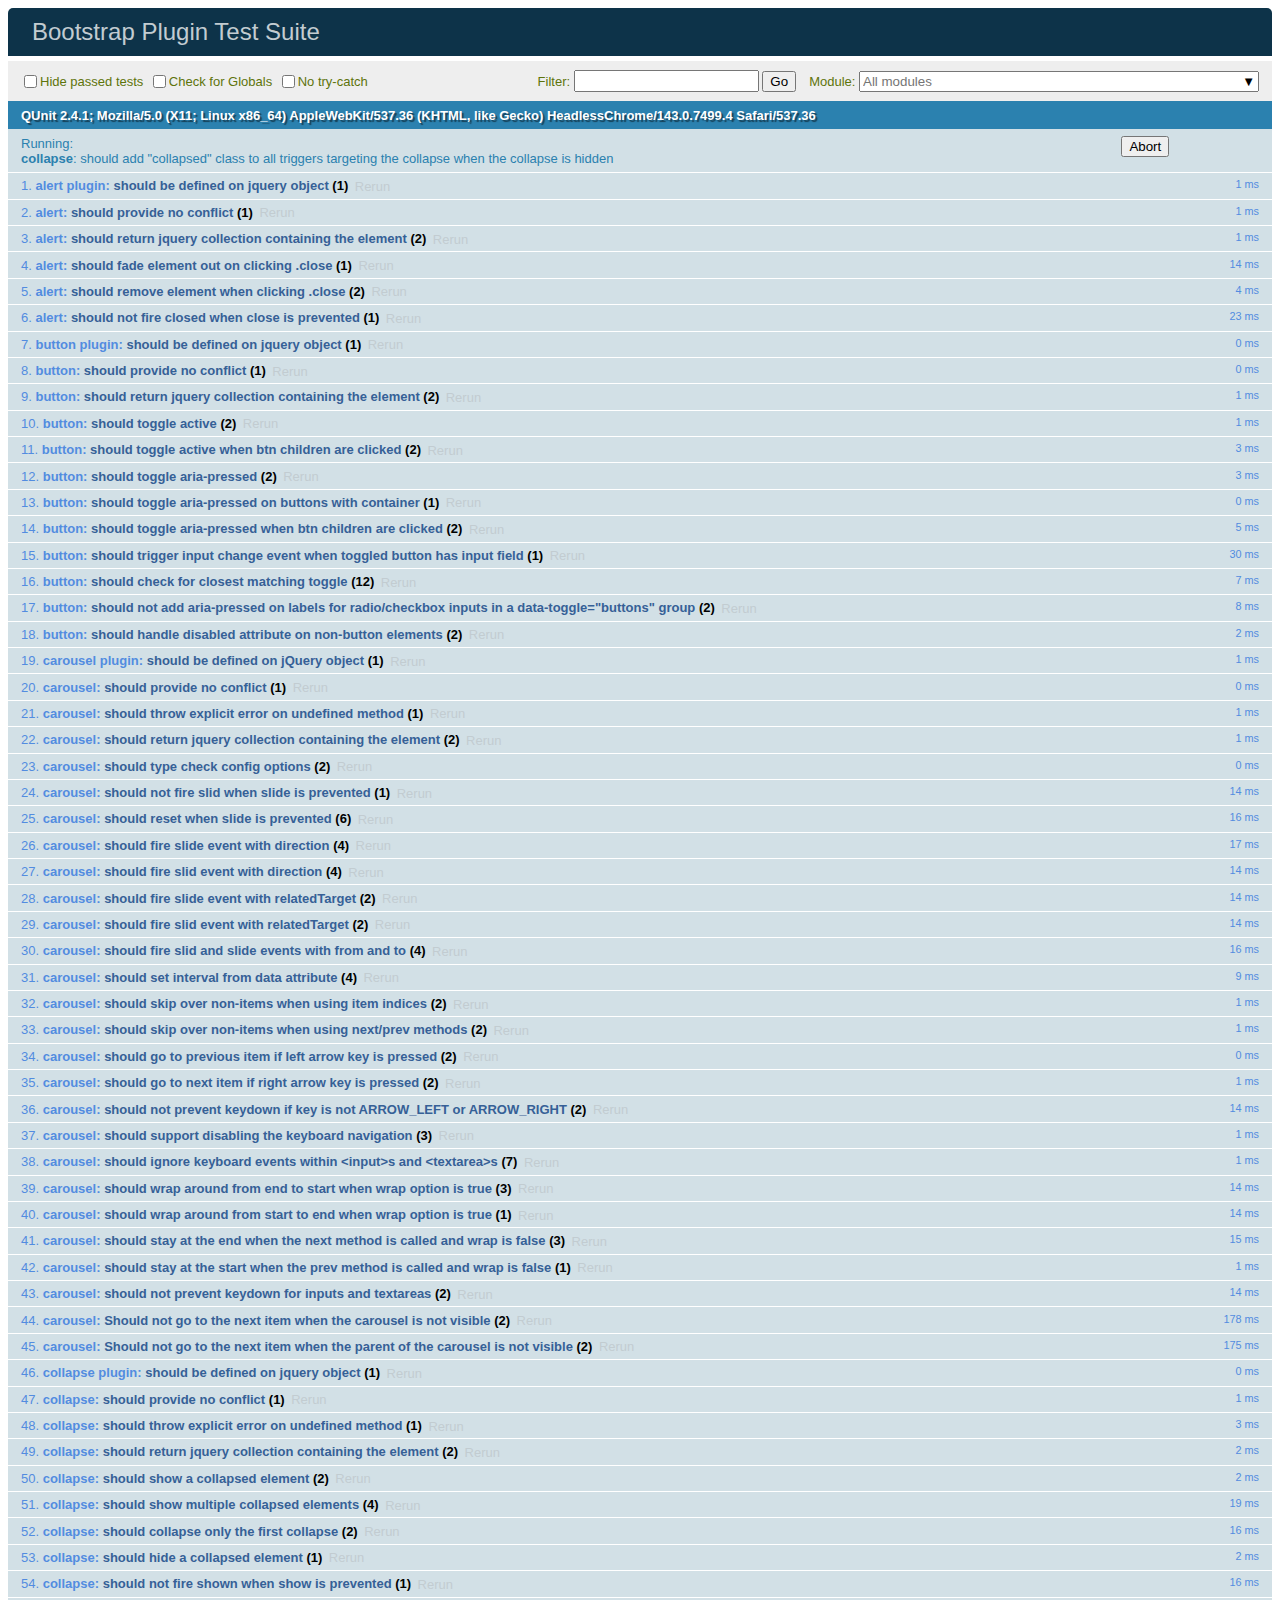
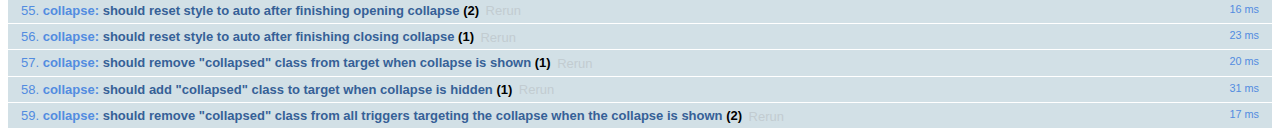
<file: bootstrap-4.0.0/js/tests/index.html>
<!doctype html>
<html lang="en">
  <head>
    <meta charset="utf-8">
    <meta name="viewport" content="width=device-width, initial-scale=1, shrink-to-fit=no">
    <title>Bootstrap Plugin Test Suite</title>

    <!-- jQuery -->
    <script>
      (function () {
        var path = '../../assets/js/vendor/jquery-slim.min.js'
        // get jquery param from the query string.
        var jQueryVersion = location.search.match(/[?&]jquery=(.*?)(?=&|$)/)

        // If a version was specified, use that version from our vendor folder
        if (jQueryVersion) {
          path = 'vendor/jquery-' + jQueryVersion[1] + '.min.js'
        }
        document.write('<script src="' + path + '"><\/script>')
      }())
    </script>
    <script src="../../assets/js/vendor/popper.min.js"></script>

    <!-- QUnit -->
    <link rel="stylesheet" href="vendor/qunit.css" media="screen">
    <script src="vendor/qunit.js"></script>

    <script>
      // Disable jQuery event aliases to ensure we don't accidentally use any of them
      [
        'blur',
        'focus',
        'focusin',
        'focusout',
        'resize',
        'scroll',
        'click',
        'dblclick',
        'mousedown',
        'mouseup',
        'mousemove',
        'mouseover',
        'mouseout',
        'mouseenter',
        'mouseleave',
        'change',
        'select',
        'submit',
        'keydown',
        'keypress',
        'keyup',
        'contextmenu'
      ].forEach(function(eventAlias) {
        $.fn[eventAlias] = function() {
          throw new Error('Using the ".' + eventAlias + '()" method is not allowed, so that Bootstrap can be compatible with custom jQuery builds which exclude the "event aliases" module that defines said method. See https://github.com/twbs/bootstrap/blob/master/CONTRIBUTING.md#js')
        }
      })

      // Require assert.expect in each test
      QUnit.config.requireExpects = true

      // See https://github.com/axemclion/grunt-saucelabs#test-result-details-with-qunit
      var log = []
      var testName

      QUnit.done(function(testResults) {
        var tests = []
        for (var i = 0; i < log.length; i++) {
          var details = log[i]
          tests.push({
            name: details.name,
            result: details.result,
            expected: details.expected,
            actual: details.actual,
            source: details.source
          })
        }
        testResults.tests = tests

        window.global_test_results = testResults
      })

      QUnit.testStart(function(testDetails) {
        QUnit.log(function(details) {
          if (!details.result) {
            details.name = testDetails.name
            log.push(details)
          }
        })
      })

      // Display fixture on-screen on iOS to avoid false positives
      // See https://github.com/twbs/bootstrap/pull/15955
      if (/iPhone|iPad|iPod/.test(navigator.userAgent)) {
        QUnit.begin(function() {
          $('#qunit-fixture').css({ top: 0, left: 0 })
        })

        QUnit.done(function() {
          $('#qunit-fixture').css({ top: '', left: '' })
        })
      }
    </script>

    <!-- Transpiled Plugins -->
    <script src="../dist/util.js"></script>
    <script src="../dist/alert.js"></script>
    <script src="../dist/button.js"></script>
    <script src="../dist/carousel.js"></script>
    <script src="../dist/collapse.js"></script>
    <script src="../dist/dropdown.js"></script>
    <script src="../dist/modal.js"></script>
    <script src="../dist/scrollspy.js"></script>
    <script src="../dist/tab.js"></script>
    <script src="../dist/tooltip.js"></script>
    <script src="../dist/popover.js"></script>

    <!-- Unit Tests -->
    <script src="unit/alert.js"></script>
    <script src="unit/button.js"></script>
    <script src="unit/carousel.js"></script>
    <script src="unit/collapse.js"></script>
    <script src="unit/dropdown.js"></script>
    <script src="unit/modal.js"></script>
    <script src="unit/scrollspy.js"></script>
    <script src="unit/tab.js"></script>
    <script src="unit/tooltip.js"></script>
    <script src="unit/popover.js"></script>
    <script src="unit/util.js"></script>
  </head>
  <body>
    <div id="qunit-container">
      <div id="qunit"></div>
      <div id="qunit-fixture"></div>
    </div>
  </body>
</html>
</file>
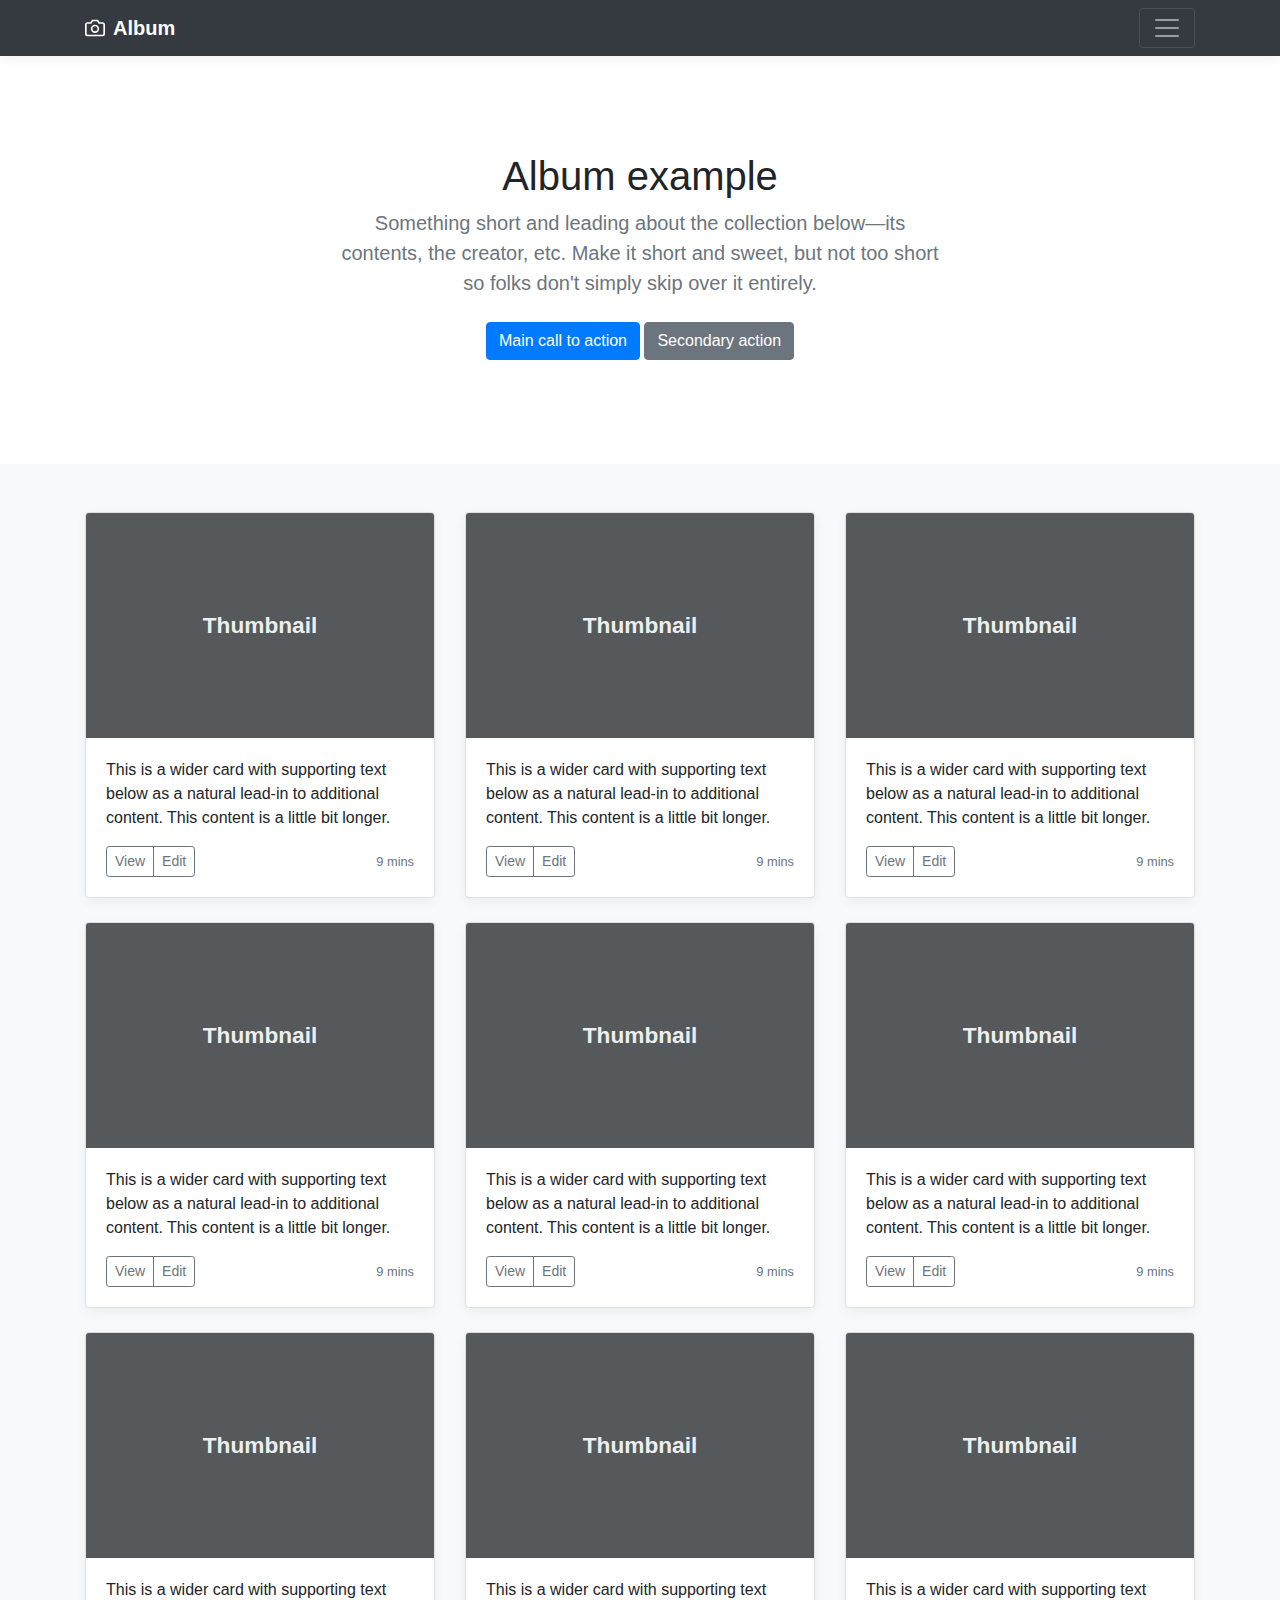
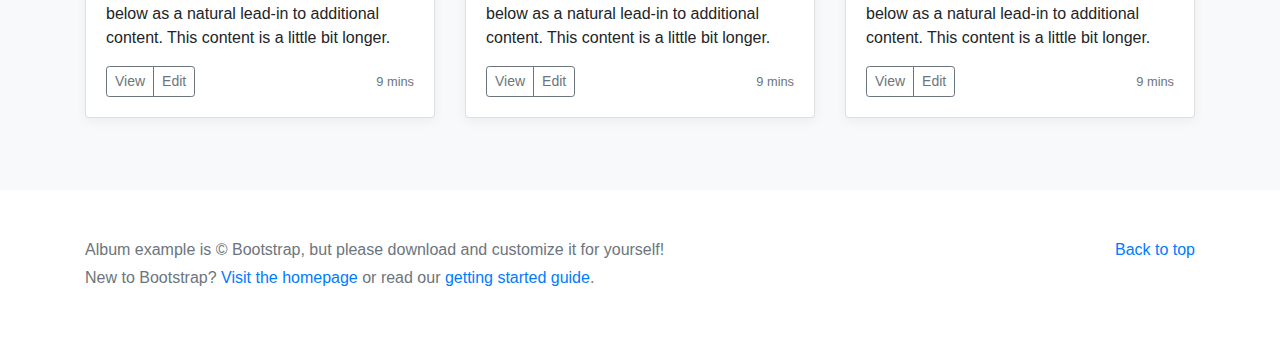
<file: bootstrap-4.0.0/docs/4.0/examples/album/index.html>
<!doctype html>
<html lang="en">
  <head>
    <meta charset="utf-8">
    <meta name="viewport" content="width=device-width, initial-scale=1, shrink-to-fit=no">
    <meta name="description" content="">
    <meta name="author" content="">
    <link rel="icon" href="../../../../favicon.ico">

    <title>Album example for Bootstrap</title>

    <!-- Bootstrap core CSS -->
    <link href="../../../../dist/css/bootstrap.min.css" rel="stylesheet">

    <!-- Custom styles for this template -->
    <link href="album.css" rel="stylesheet">
  </head>

  <body>

    <header>
      <div class="collapse bg-dark" id="navbarHeader">
        <div class="container">
          <div class="row">
            <div class="col-sm-8 col-md-7 py-4">
              <h4 class="text-white">About</h4>
              <p class="text-muted">Add some information about the album below, the author, or any other background context. Make it a few sentences long so folks can pick up some informative tidbits. Then, link them off to some social networking sites or contact information.</p>
            </div>
            <div class="col-sm-4 offset-md-1 py-4">
              <h4 class="text-white">Contact</h4>
              <ul class="list-unstyled">
                <li><a href="#" class="text-white">Follow on Twitter</a></li>
                <li><a href="#" class="text-white">Like on Facebook</a></li>
                <li><a href="#" class="text-white">Email me</a></li>
              </ul>
            </div>
          </div>
        </div>
      </div>
      <div class="navbar navbar-dark bg-dark box-shadow">
        <div class="container d-flex justify-content-between">
          <a href="#" class="navbar-brand d-flex align-items-center">
            <svg xmlns="http://www.w3.org/2000/svg" width="20" height="20" viewBox="0 0 24 24" fill="none" stroke="currentColor" stroke-width="2" stroke-linecap="round" stroke-linejoin="round" class="mr-2"><path d="M23 19a2 2 0 0 1-2 2H3a2 2 0 0 1-2-2V8a2 2 0 0 1 2-2h4l2-3h6l2 3h4a2 2 0 0 1 2 2z"></path><circle cx="12" cy="13" r="4"></circle></svg>
            <strong>Album</strong>
          </a>
          <button class="navbar-toggler" type="button" data-toggle="collapse" data-target="#navbarHeader" aria-controls="navbarHeader" aria-expanded="false" aria-label="Toggle navigation">
            <span class="navbar-toggler-icon"></span>
          </button>
        </div>
      </div>
    </header>

    <main role="main">

      <section class="jumbotron text-center">
        <div class="container">
          <h1 class="jumbotron-heading">Album example</h1>
          <p class="lead text-muted">Something short and leading about the collection below—its contents, the creator, etc. Make it short and sweet, but not too short so folks don't simply skip over it entirely.</p>
          <p>
            <a href="#" class="btn btn-primary my-2">Main call to action</a>
            <a href="#" class="btn btn-secondary my-2">Secondary action</a>
          </p>
        </div>
      </section>

      <div class="album py-5 bg-light">
        <div class="container">

          <div class="row">
            <div class="col-md-4">
              <div class="card mb-4 box-shadow">
                <img class="card-img-top" data-src="holder.js/100px225?theme=thumb&bg=55595c&fg=eceeef&text=Thumbnail" alt="Card image cap">
                <div class="card-body">
                  <p class="card-text">This is a wider card with supporting text below as a natural lead-in to additional content. This content is a little bit longer.</p>
                  <div class="d-flex justify-content-between align-items-center">
                    <div class="btn-group">
                      <button type="button" class="btn btn-sm btn-outline-secondary">View</button>
                      <button type="button" class="btn btn-sm btn-outline-secondary">Edit</button>
                    </div>
                    <small class="text-muted">9 mins</small>
                  </div>
                </div>
              </div>
            </div>
            <div class="col-md-4">
              <div class="card mb-4 box-shadow">
                <img class="card-img-top" data-src="holder.js/100px225?theme=thumb&bg=55595c&fg=eceeef&text=Thumbnail" alt="Card image cap">
                <div class="card-body">
                  <p class="card-text">This is a wider card with supporting text below as a natural lead-in to additional content. This content is a little bit longer.</p>
                  <div class="d-flex justify-content-between align-items-center">
                    <div class="btn-group">
                      <button type="button" class="btn btn-sm btn-outline-secondary">View</button>
                      <button type="button" class="btn btn-sm btn-outline-secondary">Edit</button>
                    </div>
                    <small class="text-muted">9 mins</small>
                  </div>
                </div>
              </div>
            </div>
            <div class="col-md-4">
              <div class="card mb-4 box-shadow">
                <img class="card-img-top" data-src="holder.js/100px225?theme=thumb&bg=55595c&fg=eceeef&text=Thumbnail" alt="Card image cap">
                <div class="card-body">
                  <p class="card-text">This is a wider card with supporting text below as a natural lead-in to additional content. This content is a little bit longer.</p>
                  <div class="d-flex justify-content-between align-items-center">
                    <div class="btn-group">
                      <button type="button" class="btn btn-sm btn-outline-secondary">View</button>
                      <button type="button" class="btn btn-sm btn-outline-secondary">Edit</button>
                    </div>
                    <small class="text-muted">9 mins</small>
                  </div>
                </div>
              </div>
            </div>

            <div class="col-md-4">
              <div class="card mb-4 box-shadow">
                <img class="card-img-top" data-src="holder.js/100px225?theme=thumb&bg=55595c&fg=eceeef&text=Thumbnail" alt="Card image cap">
                <div class="card-body">
                  <p class="card-text">This is a wider card with supporting text below as a natural lead-in to additional content. This content is a little bit longer.</p>
                  <div class="d-flex justify-content-between align-items-center">
                    <div class="btn-group">
                      <button type="button" class="btn btn-sm btn-outline-secondary">View</button>
                      <button type="button" class="btn btn-sm btn-outline-secondary">Edit</button>
                    </div>
                    <small class="text-muted">9 mins</small>
                  </div>
                </div>
              </div>
            </div>
            <div class="col-md-4">
              <div class="card mb-4 box-shadow">
                <img class="card-img-top" data-src="holder.js/100px225?theme=thumb&bg=55595c&fg=eceeef&text=Thumbnail" alt="Card image cap">
                <div class="card-body">
                  <p class="card-text">This is a wider card with supporting text below as a natural lead-in to additional content. This content is a little bit longer.</p>
                  <div class="d-flex justify-content-between align-items-center">
                    <div class="btn-group">
                      <button type="button" class="btn btn-sm btn-outline-secondary">View</button>
                      <button type="button" class="btn btn-sm btn-outline-secondary">Edit</button>
                    </div>
                    <small class="text-muted">9 mins</small>
                  </div>
                </div>
              </div>
            </div>
            <div class="col-md-4">
              <div class="card mb-4 box-shadow">
                <img class="card-img-top" data-src="holder.js/100px225?theme=thumb&bg=55595c&fg=eceeef&text=Thumbnail" alt="Card image cap">
                <div class="card-body">
                  <p class="card-text">This is a wider card with supporting text below as a natural lead-in to additional content. This content is a little bit longer.</p>
                  <div class="d-flex justify-content-between align-items-center">
                    <div class="btn-group">
                      <button type="button" class="btn btn-sm btn-outline-secondary">View</button>
                      <button type="button" class="btn btn-sm btn-outline-secondary">Edit</button>
                    </div>
                    <small class="text-muted">9 mins</small>
                  </div>
                </div>
              </div>
            </div>

            <div class="col-md-4">
              <div class="card mb-4 box-shadow">
                <img class="card-img-top" data-src="holder.js/100px225?theme=thumb&bg=55595c&fg=eceeef&text=Thumbnail" alt="Card image cap">
                <div class="card-body">
                  <p class="card-text">This is a wider card with supporting text below as a natural lead-in to additional content. This content is a little bit longer.</p>
                  <div class="d-flex justify-content-between align-items-center">
                    <div class="btn-group">
                      <button type="button" class="btn btn-sm btn-outline-secondary">View</button>
                      <button type="button" class="btn btn-sm btn-outline-secondary">Edit</button>
                    </div>
                    <small class="text-muted">9 mins</small>
                  </div>
                </div>
              </div>
            </div>
            <div class="col-md-4">
              <div class="card mb-4 box-shadow">
                <img class="card-img-top" data-src="holder.js/100px225?theme=thumb&bg=55595c&fg=eceeef&text=Thumbnail" alt="Card image cap">
                <div class="card-body">
                  <p class="card-text">This is a wider card with supporting text below as a natural lead-in to additional content. This content is a little bit longer.</p>
                  <div class="d-flex justify-content-between align-items-center">
                    <div class="btn-group">
                      <button type="button" class="btn btn-sm btn-outline-secondary">View</button>
                      <button type="button" class="btn btn-sm btn-outline-secondary">Edit</button>
                    </div>
                    <small class="text-muted">9 mins</small>
                  </div>
                </div>
              </div>
            </div>
            <div class="col-md-4">
              <div class="card mb-4 box-shadow">
                <img class="card-img-top" data-src="holder.js/100px225?theme=thumb&bg=55595c&fg=eceeef&text=Thumbnail" alt="Card image cap">
                <div class="card-body">
                  <p class="card-text">This is a wider card with supporting text below as a natural lead-in to additional content. This content is a little bit longer.</p>
                  <div class="d-flex justify-content-between align-items-center">
                    <div class="btn-group">
                      <button type="button" class="btn btn-sm btn-outline-secondary">View</button>
                      <button type="button" class="btn btn-sm btn-outline-secondary">Edit</button>
                    </div>
                    <small class="text-muted">9 mins</small>
                  </div>
                </div>
              </div>
            </div>
          </div>
        </div>
      </div>

    </main>

    <footer class="text-muted">
      <div class="container">
        <p class="float-right">
          <a href="#">Back to top</a>
        </p>
        <p>Album example is &copy; Bootstrap, but please download and customize it for yourself!</p>
        <p>New to Bootstrap? <a href="../../">Visit the homepage</a> or read our <a href="../../getting-started/">getting started guide</a>.</p>
      </div>
    </footer>

    <!-- Bootstrap core JavaScript
    ================================================== -->
    <!-- Placed at the end of the document so the pages load faster -->
    <script src="https://code.jquery.com/jquery-3.2.1.slim.min.js" integrity="sha384-KJ3o2DKtIkvYIK3UENzmM7KCkRr/rE9/Qpg6aAZGJwFDMVNA/GpGFF93hXpG5KkN" crossorigin="anonymous"></script>
    <script>window.jQuery || document.write('<script src="../../../../assets/js/vendor/jquery-slim.min.js"><\/script>')</script>
    <script src="../../../../assets/js/vendor/popper.min.js"></script>
    <script src="../../../../dist/js/bootstrap.min.js"></script>
    <script src="../../../../assets/js/vendor/holder.min.js"></script>
  </body>
</html>
</file>
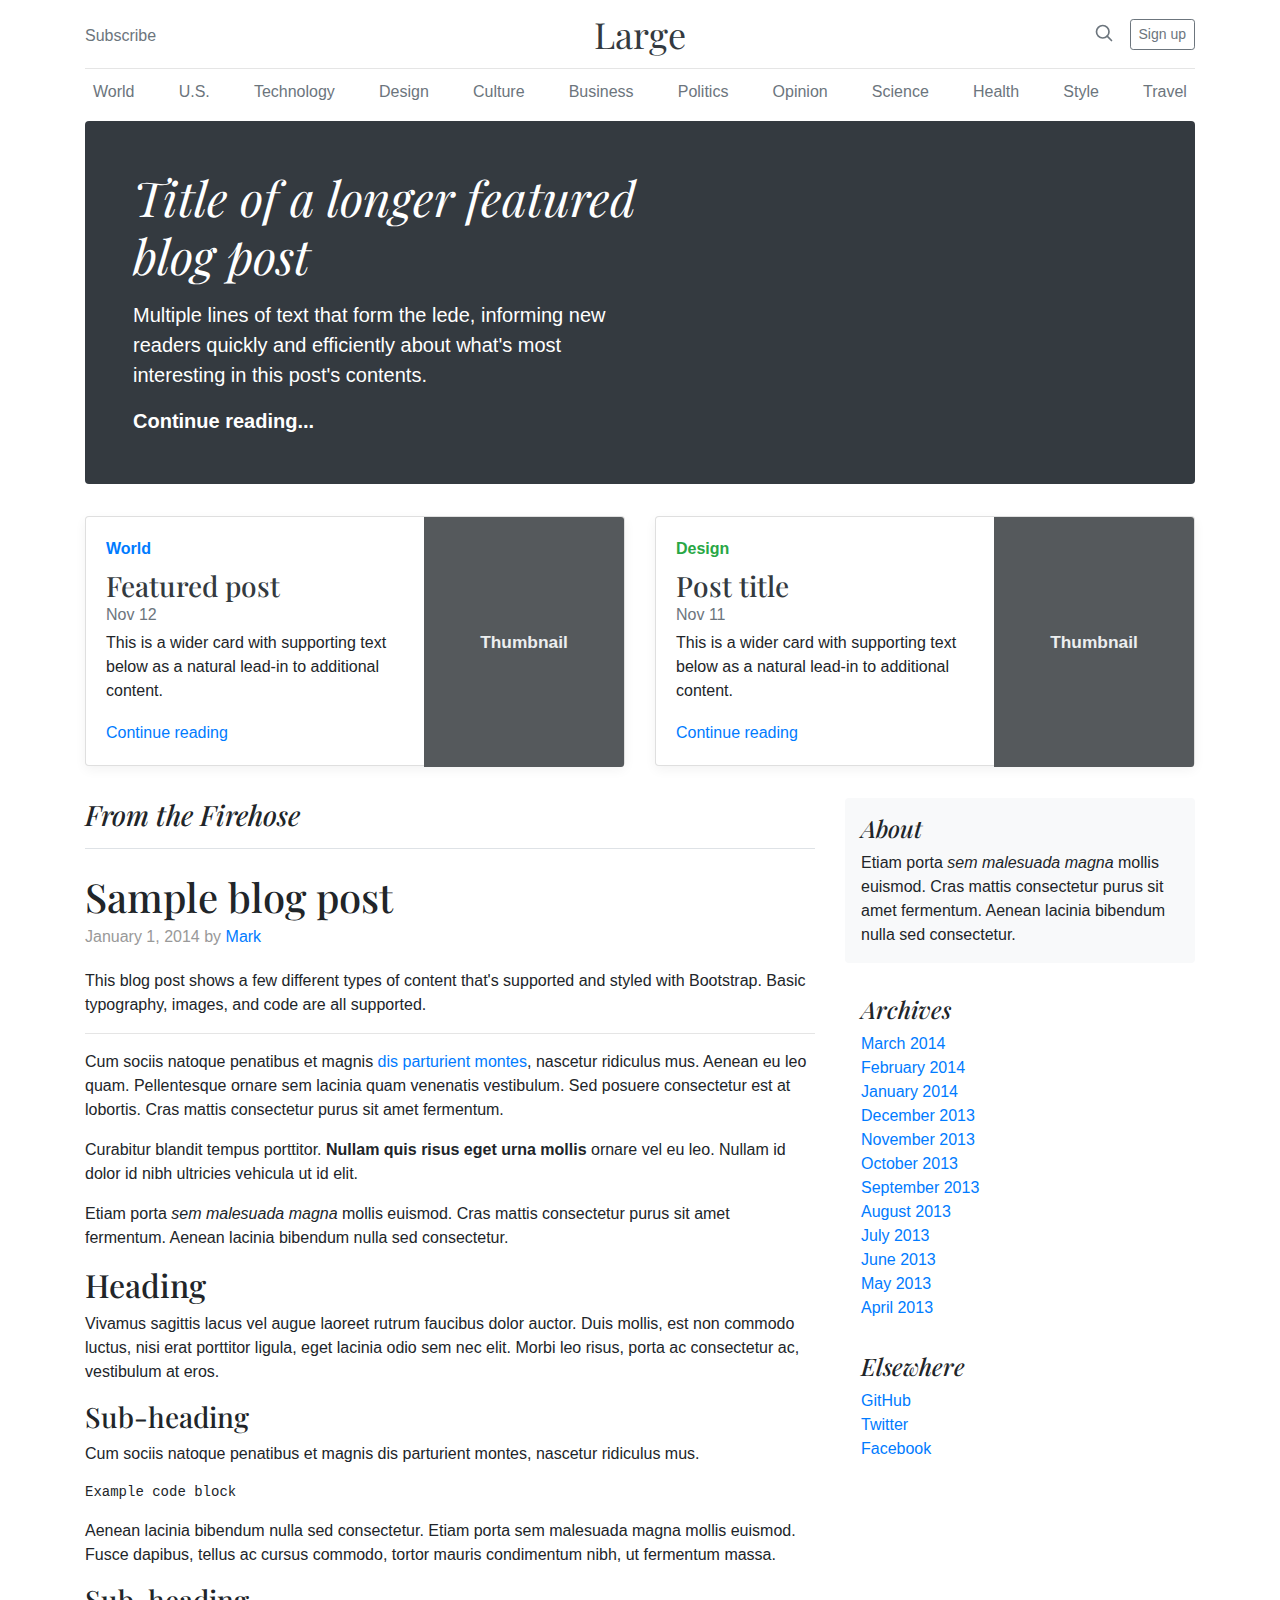
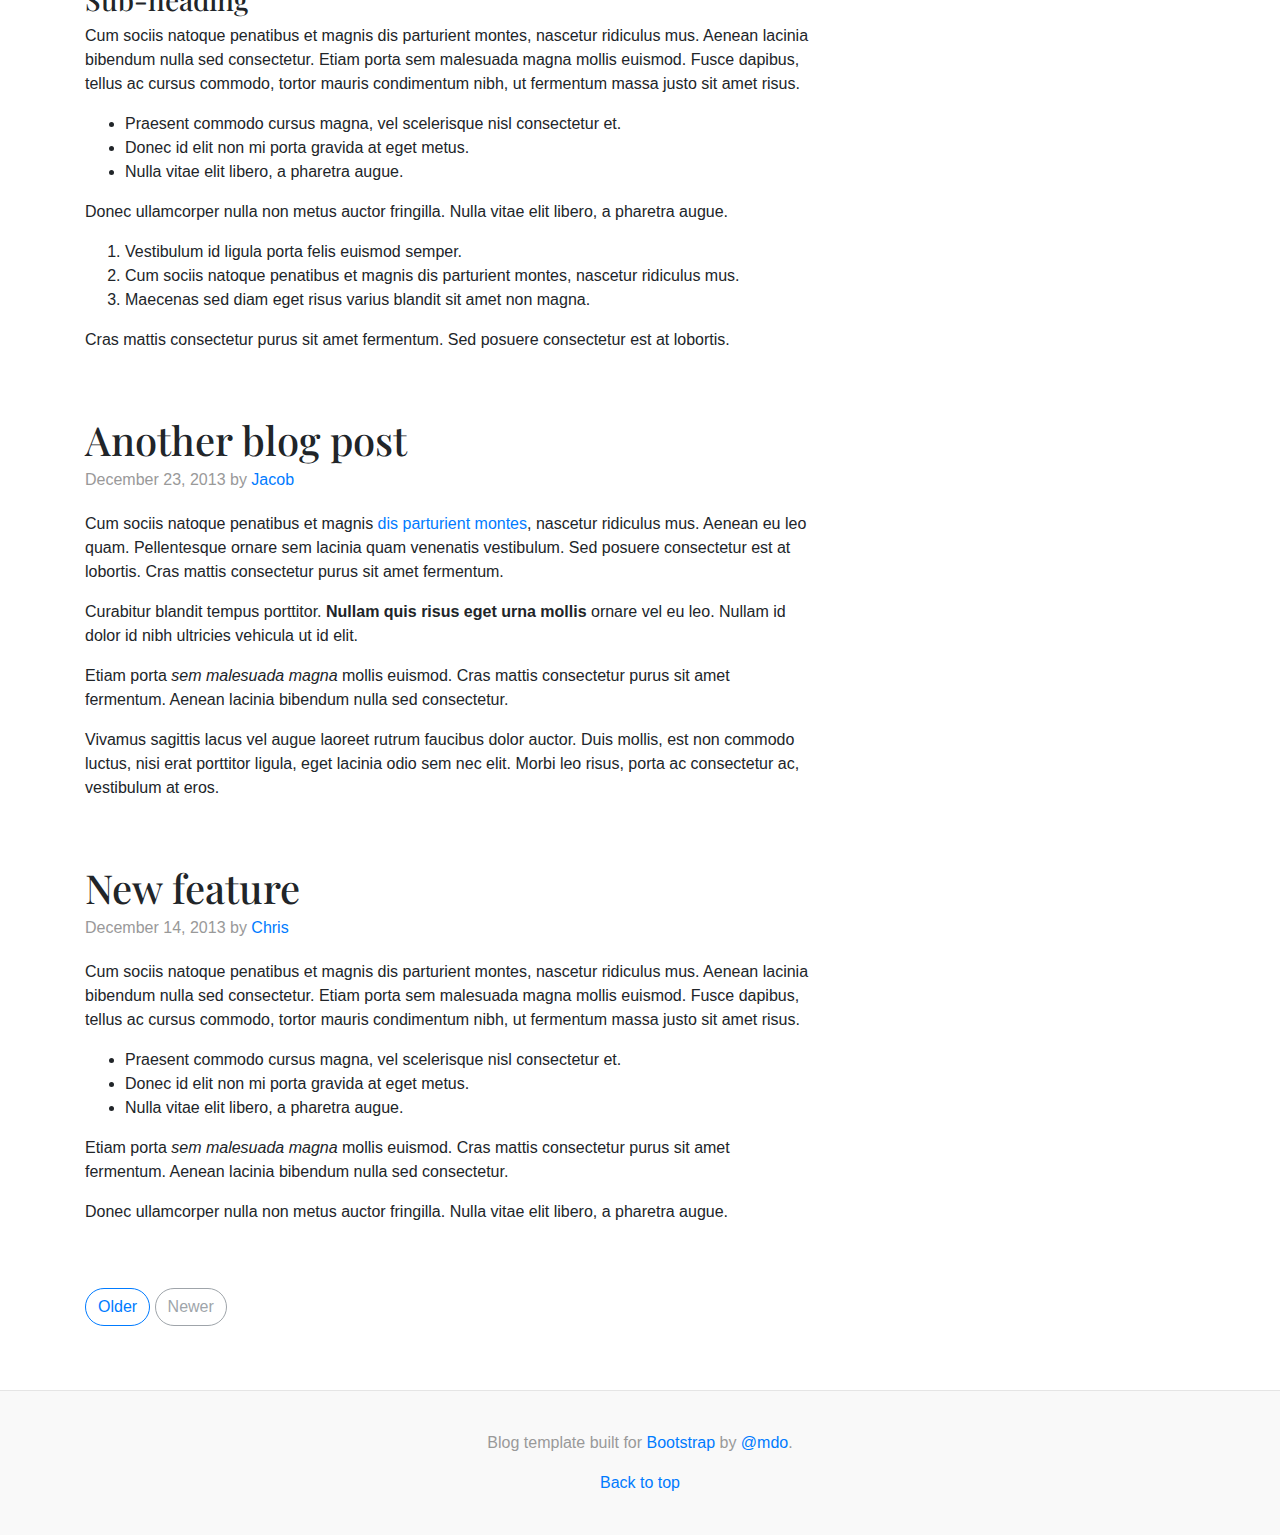
<file: bootstrap-4.0.0/docs/4.0/examples/blog/index.html>
<!doctype html>
<html lang="en">
  <head>
    <meta charset="utf-8">
    <meta name="viewport" content="width=device-width, initial-scale=1, shrink-to-fit=no">
    <meta name="description" content="">
    <meta name="author" content="">
    <link rel="icon" href="../../../../favicon.ico">

    <title>Blog Template for Bootstrap</title>

    <!-- Bootstrap core CSS -->
    <link href="../../../../dist/css/bootstrap.min.css" rel="stylesheet">

    <!-- Custom styles for this template -->
    <link href="https://fonts.googleapis.com/css?family=Playfair+Display:700,900" rel="stylesheet">
    <link href="blog.css" rel="stylesheet">
  </head>

  <body>

    <div class="container">
      <header class="blog-header py-3">
        <div class="row flex-nowrap justify-content-between align-items-center">
          <div class="col-4 pt-1">
            <a class="text-muted" href="#">Subscribe</a>
          </div>
          <div class="col-4 text-center">
            <a class="blog-header-logo text-dark" href="#">Large</a>
          </div>
          <div class="col-4 d-flex justify-content-end align-items-center">
            <a class="text-muted" href="#">
              <svg xmlns="http://www.w3.org/2000/svg" width="20" height="20" viewBox="0 0 24 24" fill="none" stroke="currentColor" stroke-width="2" stroke-linecap="round" stroke-linejoin="round" class="mx-3"><circle cx="10.5" cy="10.5" r="7.5"></circle><line x1="21" y1="21" x2="15.8" y2="15.8"></line></svg>
            </a>
            <a class="btn btn-sm btn-outline-secondary" href="#">Sign up</a>
          </div>
        </div>
      </header>

      <div class="nav-scroller py-1 mb-2">
        <nav class="nav d-flex justify-content-between">
          <a class="p-2 text-muted" href="#">World</a>
          <a class="p-2 text-muted" href="#">U.S.</a>
          <a class="p-2 text-muted" href="#">Technology</a>
          <a class="p-2 text-muted" href="#">Design</a>
          <a class="p-2 text-muted" href="#">Culture</a>
          <a class="p-2 text-muted" href="#">Business</a>
          <a class="p-2 text-muted" href="#">Politics</a>
          <a class="p-2 text-muted" href="#">Opinion</a>
          <a class="p-2 text-muted" href="#">Science</a>
          <a class="p-2 text-muted" href="#">Health</a>
          <a class="p-2 text-muted" href="#">Style</a>
          <a class="p-2 text-muted" href="#">Travel</a>
        </nav>
      </div>

      <div class="jumbotron p-3 p-md-5 text-white rounded bg-dark">
        <div class="col-md-6 px-0">
          <h1 class="display-4 font-italic">Title of a longer featured blog post</h1>
          <p class="lead my-3">Multiple lines of text that form the lede, informing new readers quickly and efficiently about what's most interesting in this post's contents.</p>
          <p class="lead mb-0"><a href="#" class="text-white font-weight-bold">Continue reading...</a></p>
        </div>
      </div>

      <div class="row mb-2">
        <div class="col-md-6">
          <div class="card flex-md-row mb-4 box-shadow h-md-250">
            <div class="card-body d-flex flex-column align-items-start">
              <strong class="d-inline-block mb-2 text-primary">World</strong>
              <h3 class="mb-0">
                <a class="text-dark" href="#">Featured post</a>
              </h3>
              <div class="mb-1 text-muted">Nov 12</div>
              <p class="card-text mb-auto">This is a wider card with supporting text below as a natural lead-in to additional content.</p>
              <a href="#">Continue reading</a>
            </div>
            <img class="card-img-right flex-auto d-none d-md-block" data-src="holder.js/200x250?theme=thumb" alt="Card image cap">
          </div>
        </div>
        <div class="col-md-6">
          <div class="card flex-md-row mb-4 box-shadow h-md-250">
            <div class="card-body d-flex flex-column align-items-start">
              <strong class="d-inline-block mb-2 text-success">Design</strong>
              <h3 class="mb-0">
                <a class="text-dark" href="#">Post title</a>
              </h3>
              <div class="mb-1 text-muted">Nov 11</div>
              <p class="card-text mb-auto">This is a wider card with supporting text below as a natural lead-in to additional content.</p>
              <a href="#">Continue reading</a>
            </div>
            <img class="card-img-right flex-auto d-none d-md-block" data-src="holder.js/200x250?theme=thumb" alt="Card image cap">
          </div>
        </div>
      </div>
    </div>

    <main role="main" class="container">
      <div class="row">
        <div class="col-md-8 blog-main">
          <h3 class="pb-3 mb-4 font-italic border-bottom">
            From the Firehose
          </h3>

          <div class="blog-post">
            <h2 class="blog-post-title">Sample blog post</h2>
            <p class="blog-post-meta">January 1, 2014 by <a href="#">Mark</a></p>

            <p>This blog post shows a few different types of content that's supported and styled with Bootstrap. Basic typography, images, and code are all supported.</p>
            <hr>
            <p>Cum sociis natoque penatibus et magnis <a href="#">dis parturient montes</a>, nascetur ridiculus mus. Aenean eu leo quam. Pellentesque ornare sem lacinia quam venenatis vestibulum. Sed posuere consectetur est at lobortis. Cras mattis consectetur purus sit amet fermentum.</p>
            <blockquote>
              <p>Curabitur blandit tempus porttitor. <strong>Nullam quis risus eget urna mollis</strong> ornare vel eu leo. Nullam id dolor id nibh ultricies vehicula ut id elit.</p>
            </blockquote>
            <p>Etiam porta <em>sem malesuada magna</em> mollis euismod. Cras mattis consectetur purus sit amet fermentum. Aenean lacinia bibendum nulla sed consectetur.</p>
            <h2>Heading</h2>
            <p>Vivamus sagittis lacus vel augue laoreet rutrum faucibus dolor auctor. Duis mollis, est non commodo luctus, nisi erat porttitor ligula, eget lacinia odio sem nec elit. Morbi leo risus, porta ac consectetur ac, vestibulum at eros.</p>
            <h3>Sub-heading</h3>
            <p>Cum sociis natoque penatibus et magnis dis parturient montes, nascetur ridiculus mus.</p>
            <pre><code>Example code block</code></pre>
            <p>Aenean lacinia bibendum nulla sed consectetur. Etiam porta sem malesuada magna mollis euismod. Fusce dapibus, tellus ac cursus commodo, tortor mauris condimentum nibh, ut fermentum massa.</p>
            <h3>Sub-heading</h3>
            <p>Cum sociis natoque penatibus et magnis dis parturient montes, nascetur ridiculus mus. Aenean lacinia bibendum nulla sed consectetur. Etiam porta sem malesuada magna mollis euismod. Fusce dapibus, tellus ac cursus commodo, tortor mauris condimentum nibh, ut fermentum massa justo sit amet risus.</p>
            <ul>
              <li>Praesent commodo cursus magna, vel scelerisque nisl consectetur et.</li>
              <li>Donec id elit non mi porta gravida at eget metus.</li>
              <li>Nulla vitae elit libero, a pharetra augue.</li>
            </ul>
            <p>Donec ullamcorper nulla non metus auctor fringilla. Nulla vitae elit libero, a pharetra augue.</p>
            <ol>
              <li>Vestibulum id ligula porta felis euismod semper.</li>
              <li>Cum sociis natoque penatibus et magnis dis parturient montes, nascetur ridiculus mus.</li>
              <li>Maecenas sed diam eget risus varius blandit sit amet non magna.</li>
            </ol>
            <p>Cras mattis consectetur purus sit amet fermentum. Sed posuere consectetur est at lobortis.</p>
          </div><!-- /.blog-post -->

          <div class="blog-post">
            <h2 class="blog-post-title">Another blog post</h2>
            <p class="blog-post-meta">December 23, 2013 by <a href="#">Jacob</a></p>

            <p>Cum sociis natoque penatibus et magnis <a href="#">dis parturient montes</a>, nascetur ridiculus mus. Aenean eu leo quam. Pellentesque ornare sem lacinia quam venenatis vestibulum. Sed posuere consectetur est at lobortis. Cras mattis consectetur purus sit amet fermentum.</p>
            <blockquote>
              <p>Curabitur blandit tempus porttitor. <strong>Nullam quis risus eget urna mollis</strong> ornare vel eu leo. Nullam id dolor id nibh ultricies vehicula ut id elit.</p>
            </blockquote>
            <p>Etiam porta <em>sem malesuada magna</em> mollis euismod. Cras mattis consectetur purus sit amet fermentum. Aenean lacinia bibendum nulla sed consectetur.</p>
            <p>Vivamus sagittis lacus vel augue laoreet rutrum faucibus dolor auctor. Duis mollis, est non commodo luctus, nisi erat porttitor ligula, eget lacinia odio sem nec elit. Morbi leo risus, porta ac consectetur ac, vestibulum at eros.</p>
          </div><!-- /.blog-post -->

          <div class="blog-post">
            <h2 class="blog-post-title">New feature</h2>
            <p class="blog-post-meta">December 14, 2013 by <a href="#">Chris</a></p>

            <p>Cum sociis natoque penatibus et magnis dis parturient montes, nascetur ridiculus mus. Aenean lacinia bibendum nulla sed consectetur. Etiam porta sem malesuada magna mollis euismod. Fusce dapibus, tellus ac cursus commodo, tortor mauris condimentum nibh, ut fermentum massa justo sit amet risus.</p>
            <ul>
              <li>Praesent commodo cursus magna, vel scelerisque nisl consectetur et.</li>
              <li>Donec id elit non mi porta gravida at eget metus.</li>
              <li>Nulla vitae elit libero, a pharetra augue.</li>
            </ul>
            <p>Etiam porta <em>sem malesuada magna</em> mollis euismod. Cras mattis consectetur purus sit amet fermentum. Aenean lacinia bibendum nulla sed consectetur.</p>
            <p>Donec ullamcorper nulla non metus auctor fringilla. Nulla vitae elit libero, a pharetra augue.</p>
          </div><!-- /.blog-post -->

          <nav class="blog-pagination">
            <a class="btn btn-outline-primary" href="#">Older</a>
            <a class="btn btn-outline-secondary disabled" href="#">Newer</a>
          </nav>

        </div><!-- /.blog-main -->

        <aside class="col-md-4 blog-sidebar">
          <div class="p-3 mb-3 bg-light rounded">
            <h4 class="font-italic">About</h4>
            <p class="mb-0">Etiam porta <em>sem malesuada magna</em> mollis euismod. Cras mattis consectetur purus sit amet fermentum. Aenean lacinia bibendum nulla sed consectetur.</p>
          </div>

          <div class="p-3">
            <h4 class="font-italic">Archives</h4>
            <ol class="list-unstyled mb-0">
              <li><a href="#">March 2014</a></li>
              <li><a href="#">February 2014</a></li>
              <li><a href="#">January 2014</a></li>
              <li><a href="#">December 2013</a></li>
              <li><a href="#">November 2013</a></li>
              <li><a href="#">October 2013</a></li>
              <li><a href="#">September 2013</a></li>
              <li><a href="#">August 2013</a></li>
              <li><a href="#">July 2013</a></li>
              <li><a href="#">June 2013</a></li>
              <li><a href="#">May 2013</a></li>
              <li><a href="#">April 2013</a></li>
            </ol>
          </div>

          <div class="p-3">
            <h4 class="font-italic">Elsewhere</h4>
            <ol class="list-unstyled">
              <li><a href="#">GitHub</a></li>
              <li><a href="#">Twitter</a></li>
              <li><a href="#">Facebook</a></li>
            </ol>
          </div>
        </aside><!-- /.blog-sidebar -->

      </div><!-- /.row -->

    </main><!-- /.container -->

    <footer class="blog-footer">
      <p>Blog template built for <a href="https://getbootstrap.com/">Bootstrap</a> by <a href="https://twitter.com/mdo">@mdo</a>.</p>
      <p>
        <a href="#">Back to top</a>
      </p>
    </footer>

    <!-- Bootstrap core JavaScript
    ================================================== -->
    <!-- Placed at the end of the document so the pages load faster -->
    <script src="https://code.jquery.com/jquery-3.2.1.slim.min.js" integrity="sha384-KJ3o2DKtIkvYIK3UENzmM7KCkRr/rE9/Qpg6aAZGJwFDMVNA/GpGFF93hXpG5KkN" crossorigin="anonymous"></script>
    <script>window.jQuery || document.write('<script src="../../../../assets/js/vendor/jquery-slim.min.js"><\/script>')</script>
    <script src="../../../../assets/js/vendor/popper.min.js"></script>
    <script src="../../../../dist/js/bootstrap.min.js"></script>
    <script src="../../../../assets/js/vendor/holder.min.js"></script>
    <script>
      Holder.addTheme('thumb', {
        bg: '#55595c',
        fg: '#eceeef',
        text: 'Thumbnail'
      });
    </script>
  </body>
</html>
</file>
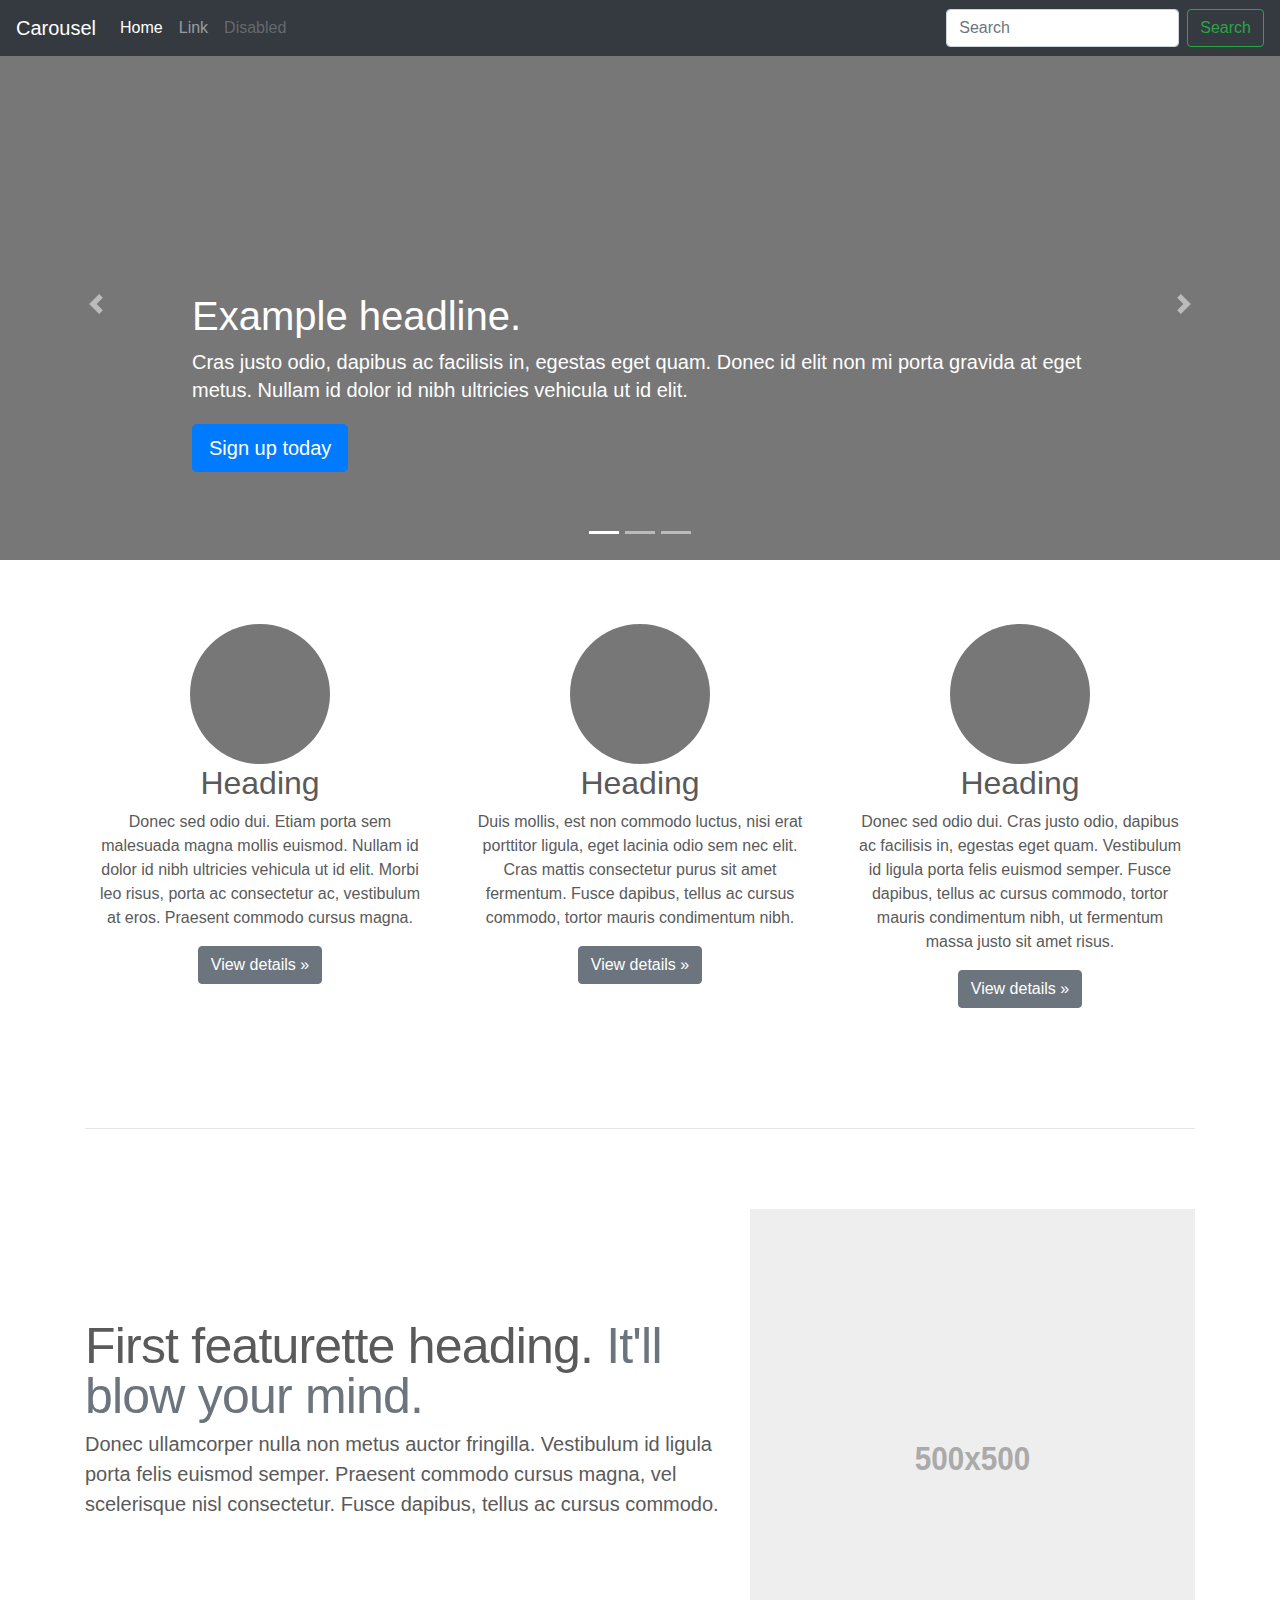
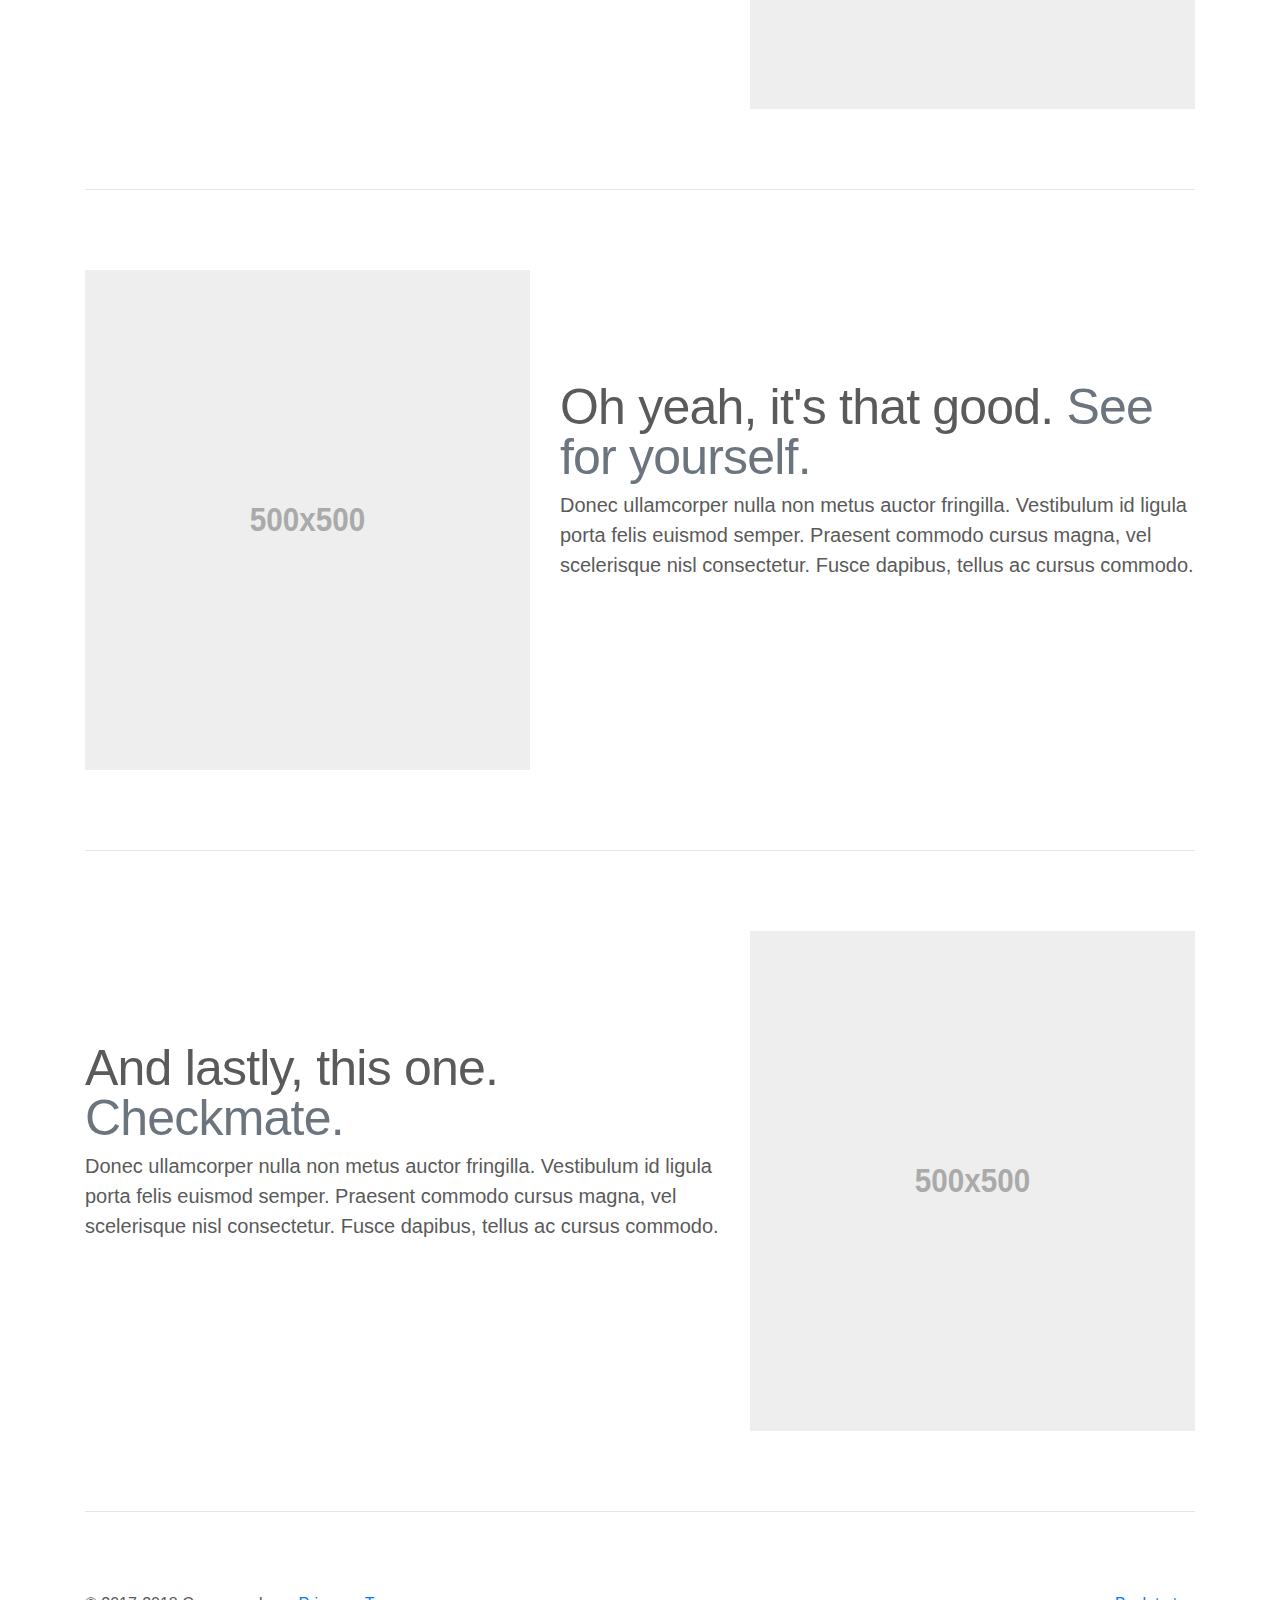
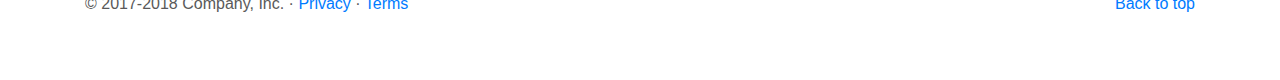
<file: bootstrap-4.0.0/docs/4.0/examples/carousel/index.html>
<!doctype html>
<html lang="en">
  <head>
    <meta charset="utf-8">
    <meta name="viewport" content="width=device-width, initial-scale=1, shrink-to-fit=no">
    <meta name="description" content="">
    <meta name="author" content="">
    <link rel="icon" href="../../../../favicon.ico">

    <title>Carousel Template for Bootstrap</title>

    <!-- Bootstrap core CSS -->
    <link href="../../../../dist/css/bootstrap.min.css" rel="stylesheet">

    <!-- Custom styles for this template -->
    <link href="carousel.css" rel="stylesheet">
  </head>
  <body>

    <header>
      <nav class="navbar navbar-expand-md navbar-dark fixed-top bg-dark">
        <a class="navbar-brand" href="#">Carousel</a>
        <button class="navbar-toggler" type="button" data-toggle="collapse" data-target="#navbarCollapse" aria-controls="navbarCollapse" aria-expanded="false" aria-label="Toggle navigation">
          <span class="navbar-toggler-icon"></span>
        </button>
        <div class="collapse navbar-collapse" id="navbarCollapse">
          <ul class="navbar-nav mr-auto">
            <li class="nav-item active">
              <a class="nav-link" href="#">Home <span class="sr-only">(current)</span></a>
            </li>
            <li class="nav-item">
              <a class="nav-link" href="#">Link</a>
            </li>
            <li class="nav-item">
              <a class="nav-link disabled" href="#">Disabled</a>
            </li>
          </ul>
          <form class="form-inline mt-2 mt-md-0">
            <input class="form-control mr-sm-2" type="text" placeholder="Search" aria-label="Search">
            <button class="btn btn-outline-success my-2 my-sm-0" type="submit">Search</button>
          </form>
        </div>
      </nav>
    </header>

    <main role="main">

      <div id="myCarousel" class="carousel slide" data-ride="carousel">
        <ol class="carousel-indicators">
          <li data-target="#myCarousel" data-slide-to="0" class="active"></li>
          <li data-target="#myCarousel" data-slide-to="1"></li>
          <li data-target="#myCarousel" data-slide-to="2"></li>
        </ol>
        <div class="carousel-inner">
          <div class="carousel-item active">
            <img class="first-slide" src="[data-uri]" alt="First slide">
            <div class="container">
              <div class="carousel-caption text-left">
                <h1>Example headline.</h1>
                <p>Cras justo odio, dapibus ac facilisis in, egestas eget quam. Donec id elit non mi porta gravida at eget metus. Nullam id dolor id nibh ultricies vehicula ut id elit.</p>
                <p><a class="btn btn-lg btn-primary" href="#" role="button">Sign up today</a></p>
              </div>
            </div>
          </div>
          <div class="carousel-item">
            <img class="second-slide" src="[data-uri]" alt="Second slide">
            <div class="container">
              <div class="carousel-caption">
                <h1>Another example headline.</h1>
                <p>Cras justo odio, dapibus ac facilisis in, egestas eget quam. Donec id elit non mi porta gravida at eget metus. Nullam id dolor id nibh ultricies vehicula ut id elit.</p>
                <p><a class="btn btn-lg btn-primary" href="#" role="button">Learn more</a></p>
              </div>
            </div>
          </div>
          <div class="carousel-item">
            <img class="third-slide" src="[data-uri]" alt="Third slide">
            <div class="container">
              <div class="carousel-caption text-right">
                <h1>One more for good measure.</h1>
                <p>Cras justo odio, dapibus ac facilisis in, egestas eget quam. Donec id elit non mi porta gravida at eget metus. Nullam id dolor id nibh ultricies vehicula ut id elit.</p>
                <p><a class="btn btn-lg btn-primary" href="#" role="button">Browse gallery</a></p>
              </div>
            </div>
          </div>
        </div>
        <a class="carousel-control-prev" href="#myCarousel" role="button" data-slide="prev">
          <span class="carousel-control-prev-icon" aria-hidden="true"></span>
          <span class="sr-only">Previous</span>
        </a>
        <a class="carousel-control-next" href="#myCarousel" role="button" data-slide="next">
          <span class="carousel-control-next-icon" aria-hidden="true"></span>
          <span class="sr-only">Next</span>
        </a>
      </div>


      <!-- Marketing messaging and featurettes
      ================================================== -->
      <!-- Wrap the rest of the page in another container to center all the content. -->

      <div class="container marketing">

        <!-- Three columns of text below the carousel -->
        <div class="row">
          <div class="col-lg-4">
            <img class="rounded-circle" src="[data-uri]" alt="Generic placeholder image" width="140" height="140">
            <h2>Heading</h2>
            <p>Donec sed odio dui. Etiam porta sem malesuada magna mollis euismod. Nullam id dolor id nibh ultricies vehicula ut id elit. Morbi leo risus, porta ac consectetur ac, vestibulum at eros. Praesent commodo cursus magna.</p>
            <p><a class="btn btn-secondary" href="#" role="button">View details &raquo;</a></p>
          </div><!-- /.col-lg-4 -->
          <div class="col-lg-4">
            <img class="rounded-circle" src="[data-uri]" alt="Generic placeholder image" width="140" height="140">
            <h2>Heading</h2>
            <p>Duis mollis, est non commodo luctus, nisi erat porttitor ligula, eget lacinia odio sem nec elit. Cras mattis consectetur purus sit amet fermentum. Fusce dapibus, tellus ac cursus commodo, tortor mauris condimentum nibh.</p>
            <p><a class="btn btn-secondary" href="#" role="button">View details &raquo;</a></p>
          </div><!-- /.col-lg-4 -->
          <div class="col-lg-4">
            <img class="rounded-circle" src="[data-uri]" alt="Generic placeholder image" width="140" height="140">
            <h2>Heading</h2>
            <p>Donec sed odio dui. Cras justo odio, dapibus ac facilisis in, egestas eget quam. Vestibulum id ligula porta felis euismod semper. Fusce dapibus, tellus ac cursus commodo, tortor mauris condimentum nibh, ut fermentum massa justo sit amet risus.</p>
            <p><a class="btn btn-secondary" href="#" role="button">View details &raquo;</a></p>
          </div><!-- /.col-lg-4 -->
        </div><!-- /.row -->


        <!-- START THE FEATURETTES -->

        <hr class="featurette-divider">

        <div class="row featurette">
          <div class="col-md-7">
            <h2 class="featurette-heading">First featurette heading. <span class="text-muted">It'll blow your mind.</span></h2>
            <p class="lead">Donec ullamcorper nulla non metus auctor fringilla. Vestibulum id ligula porta felis euismod semper. Praesent commodo cursus magna, vel scelerisque nisl consectetur. Fusce dapibus, tellus ac cursus commodo.</p>
          </div>
          <div class="col-md-5">
            <img class="featurette-image img-fluid mx-auto" data-src="holder.js/500x500/auto" alt="Generic placeholder image">
          </div>
        </div>

        <hr class="featurette-divider">

        <div class="row featurette">
          <div class="col-md-7 order-md-2">
            <h2 class="featurette-heading">Oh yeah, it's that good. <span class="text-muted">See for yourself.</span></h2>
            <p class="lead">Donec ullamcorper nulla non metus auctor fringilla. Vestibulum id ligula porta felis euismod semper. Praesent commodo cursus magna, vel scelerisque nisl consectetur. Fusce dapibus, tellus ac cursus commodo.</p>
          </div>
          <div class="col-md-5 order-md-1">
            <img class="featurette-image img-fluid mx-auto" data-src="holder.js/500x500/auto" alt="Generic placeholder image">
          </div>
        </div>

        <hr class="featurette-divider">

        <div class="row featurette">
          <div class="col-md-7">
            <h2 class="featurette-heading">And lastly, this one. <span class="text-muted">Checkmate.</span></h2>
            <p class="lead">Donec ullamcorper nulla non metus auctor fringilla. Vestibulum id ligula porta felis euismod semper. Praesent commodo cursus magna, vel scelerisque nisl consectetur. Fusce dapibus, tellus ac cursus commodo.</p>
          </div>
          <div class="col-md-5">
            <img class="featurette-image img-fluid mx-auto" data-src="holder.js/500x500/auto" alt="Generic placeholder image">
          </div>
        </div>

        <hr class="featurette-divider">

        <!-- /END THE FEATURETTES -->

      </div><!-- /.container -->


      <!-- FOOTER -->
      <footer class="container">
        <p class="float-right"><a href="#">Back to top</a></p>
        <p>&copy; 2017-2018 Company, Inc. &middot; <a href="#">Privacy</a> &middot; <a href="#">Terms</a></p>
      </footer>
    </main>

    <!-- Bootstrap core JavaScript
    ================================================== -->
    <!-- Placed at the end of the document so the pages load faster -->
    <script src="https://code.jquery.com/jquery-3.2.1.slim.min.js" integrity="sha384-KJ3o2DKtIkvYIK3UENzmM7KCkRr/rE9/Qpg6aAZGJwFDMVNA/GpGFF93hXpG5KkN" crossorigin="anonymous"></script>
    <script>window.jQuery || document.write('<script src="../../../../assets/js/vendor/jquery-slim.min.js"><\/script>')</script>
    <script src="../../../../assets/js/vendor/popper.min.js"></script>
    <script src="../../../../dist/js/bootstrap.min.js"></script>
    <!-- Just to make our placeholder images work. Don't actually copy the next line! -->
    <script src="../../../../assets/js/vendor/holder.min.js"></script>
  </body>
</html>
</file>
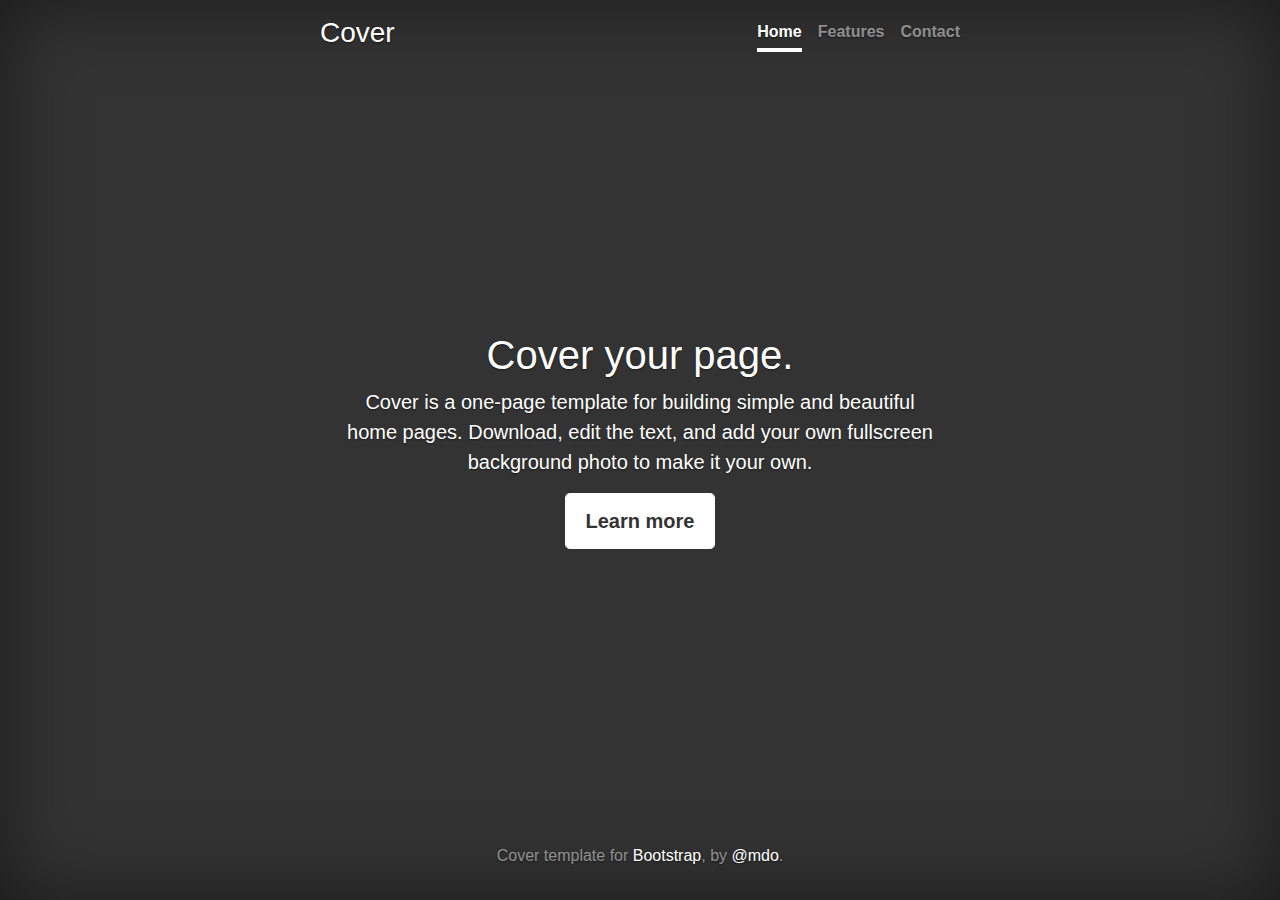
<file: bootstrap-4.0.0/docs/4.0/examples/cover/index.html>
<!doctype html>
<html lang="en">
  <head>
    <meta charset="utf-8">
    <meta name="viewport" content="width=device-width, initial-scale=1, shrink-to-fit=no">
    <meta name="description" content="">
    <meta name="author" content="">
    <link rel="icon" href="../../../../favicon.ico">

    <title>Cover Template for Bootstrap</title>

    <!-- Bootstrap core CSS -->
    <link href="../../../../dist/css/bootstrap.min.css" rel="stylesheet">

    <!-- Custom styles for this template -->
    <link href="cover.css" rel="stylesheet">
  </head>

  <body class="text-center">

    <div class="cover-container d-flex h-100 p-3 mx-auto flex-column">
      <header class="masthead mb-auto">
        <div class="inner">
          <h3 class="masthead-brand">Cover</h3>
          <nav class="nav nav-masthead justify-content-center">
            <a class="nav-link active" href="#">Home</a>
            <a class="nav-link" href="#">Features</a>
            <a class="nav-link" href="#">Contact</a>
          </nav>
        </div>
      </header>

      <main role="main" class="inner cover">
        <h1 class="cover-heading">Cover your page.</h1>
        <p class="lead">Cover is a one-page template for building simple and beautiful home pages. Download, edit the text, and add your own fullscreen background photo to make it your own.</p>
        <p class="lead">
          <a href="#" class="btn btn-lg btn-secondary">Learn more</a>
        </p>
      </main>

      <footer class="mastfoot mt-auto">
        <div class="inner">
          <p>Cover template for <a href="https://getbootstrap.com/">Bootstrap</a>, by <a href="https://twitter.com/mdo">@mdo</a>.</p>
        </div>
      </footer>
    </div>


    <!-- Bootstrap core JavaScript
    ================================================== -->
    <!-- Placed at the end of the document so the pages load faster -->
    <script src="https://code.jquery.com/jquery-3.2.1.slim.min.js" integrity="sha384-KJ3o2DKtIkvYIK3UENzmM7KCkRr/rE9/Qpg6aAZGJwFDMVNA/GpGFF93hXpG5KkN" crossorigin="anonymous"></script>
    <script>window.jQuery || document.write('<script src="../../../../assets/js/vendor/jquery-slim.min.js"><\/script>')</script>
    <script src="../../../../assets/js/vendor/popper.min.js"></script>
    <script src="../../../../dist/js/bootstrap.min.js"></script>
  </body>
</html>
</file>
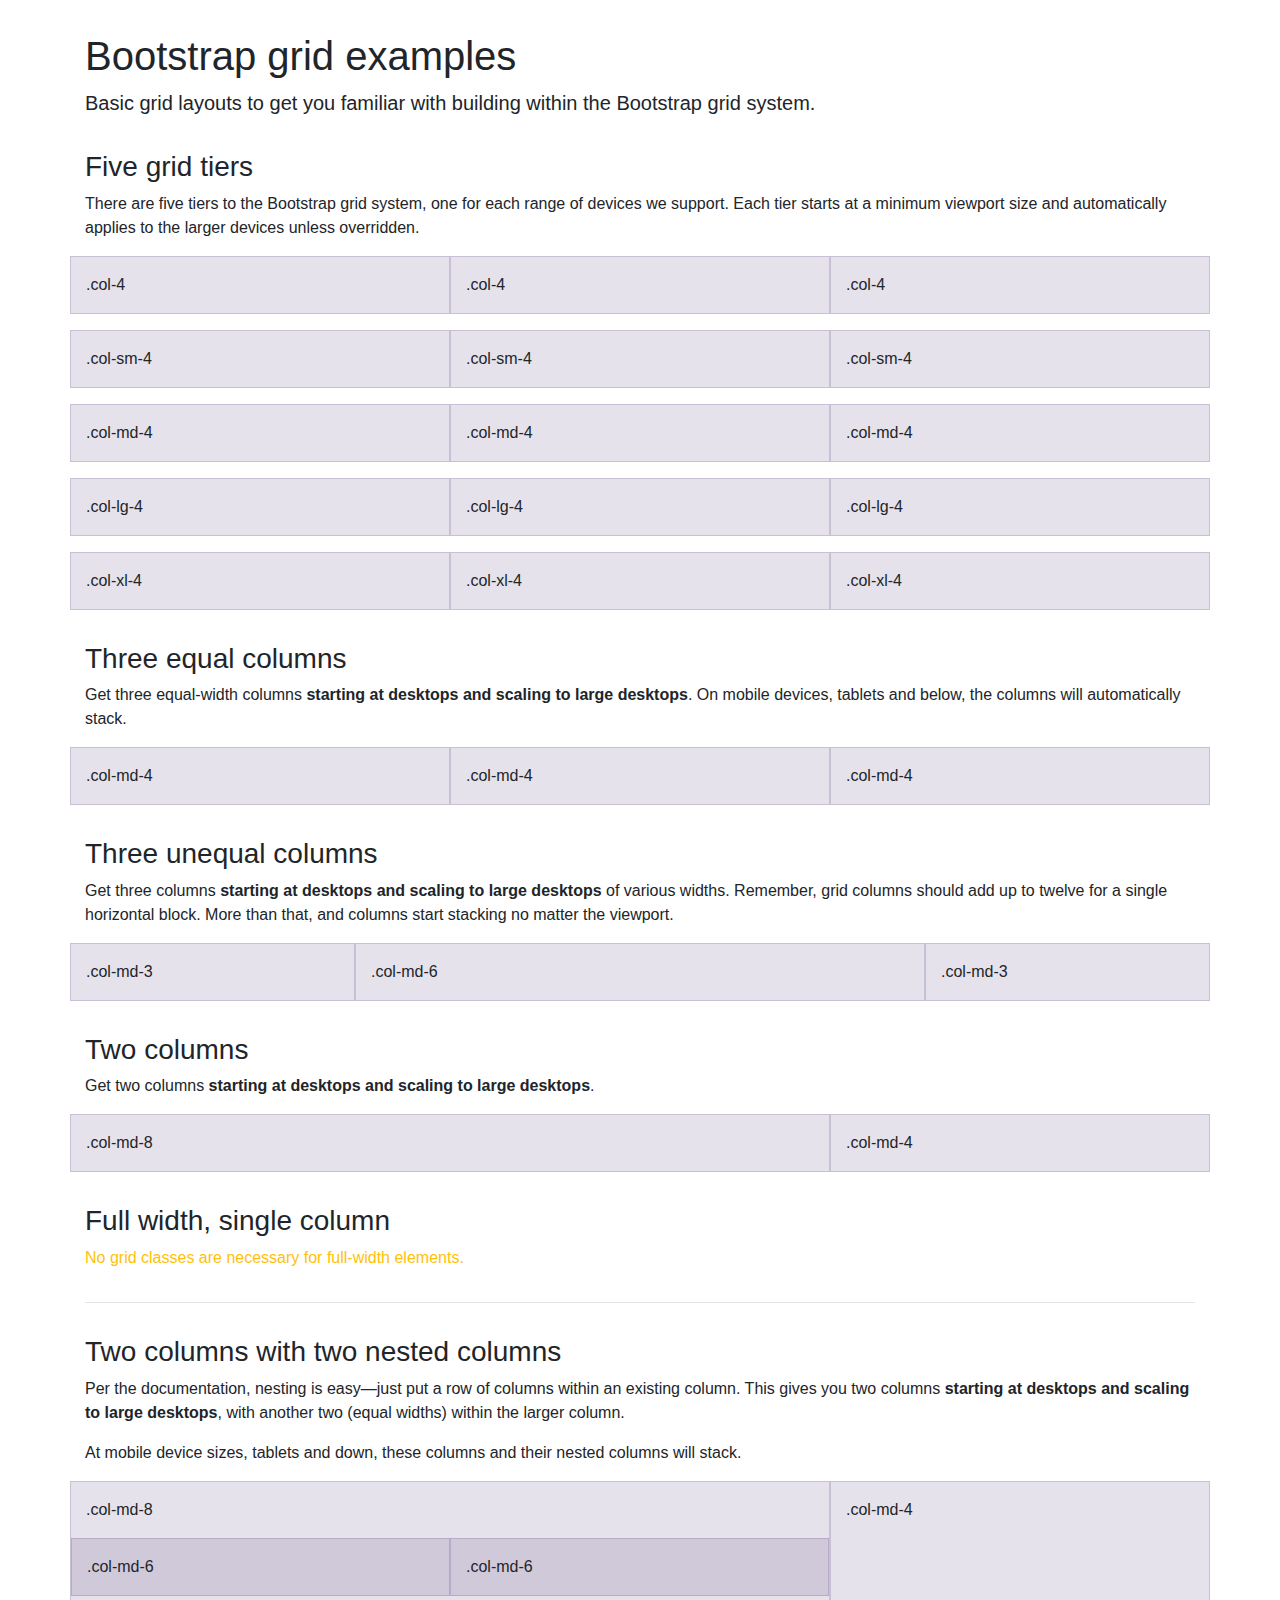
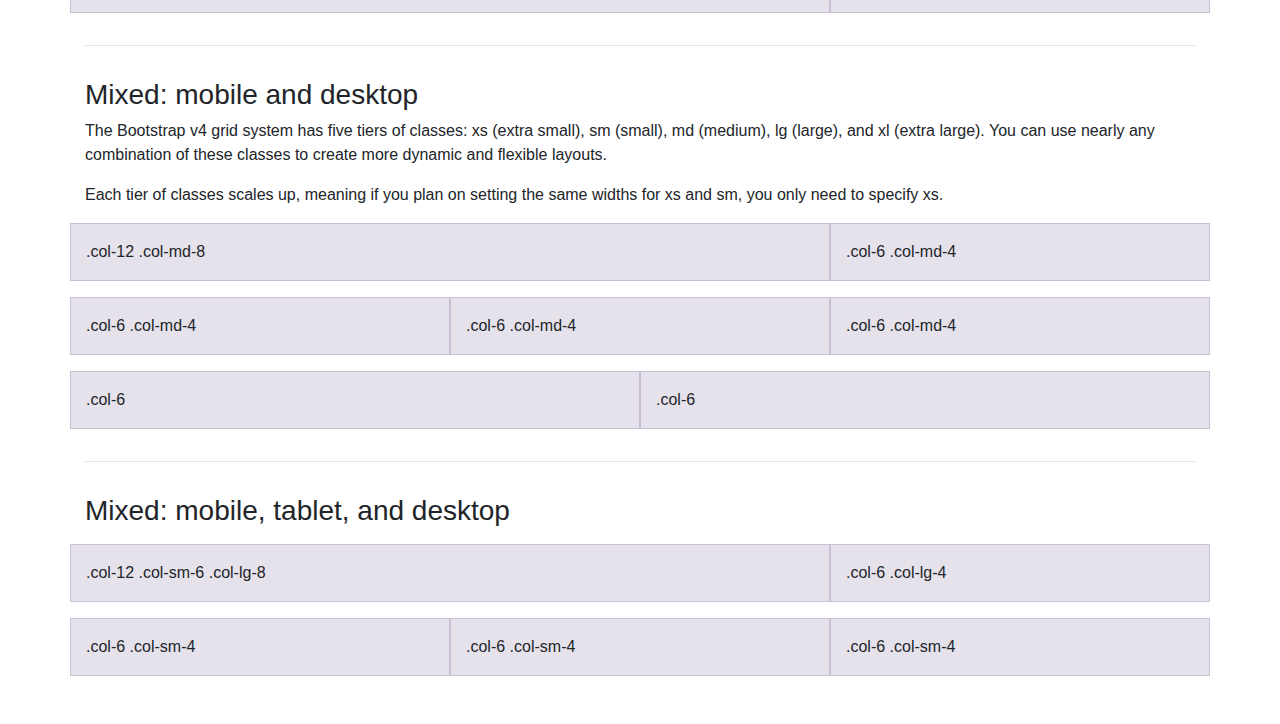
<file: bootstrap-4.0.0/docs/4.0/examples/grid/index.html>
<!doctype html>
<html lang="en">
  <head>
    <meta charset="utf-8">
    <meta name="viewport" content="width=device-width, initial-scale=1, shrink-to-fit=no">
    <meta name="description" content="">
    <meta name="author" content="">
    <link rel="icon" href="../../../../favicon.ico">

    <title>Grid Template for Bootstrap</title>

    <!-- Bootstrap core CSS -->
    <link href="../../../../dist/css/bootstrap.min.css" rel="stylesheet">

    <!-- Custom styles for this template -->
    <link href="grid.css" rel="stylesheet">
  </head>

  <body>
    <div class="container">

      <h1>Bootstrap grid examples</h1>
      <p class="lead">Basic grid layouts to get you familiar with building within the Bootstrap grid system.</p>

      <h3>Five grid tiers</h3>
      <p>There are five tiers to the Bootstrap grid system, one for each range of devices we support. Each tier starts at a minimum viewport size and automatically applies to the larger devices unless overridden.</p>

      <div class="row">
        <div class="col-4">.col-4</div>
        <div class="col-4">.col-4</div>
        <div class="col-4">.col-4</div>
      </div>

      <div class="row">
        <div class="col-sm-4">.col-sm-4</div>
        <div class="col-sm-4">.col-sm-4</div>
        <div class="col-sm-4">.col-sm-4</div>
      </div>

      <div class="row">
        <div class="col-md-4">.col-md-4</div>
        <div class="col-md-4">.col-md-4</div>
        <div class="col-md-4">.col-md-4</div>
      </div>

      <div class="row">
        <div class="col-lg-4">.col-lg-4</div>
        <div class="col-lg-4">.col-lg-4</div>
        <div class="col-lg-4">.col-lg-4</div>
      </div>

      <div class="row">
        <div class="col-xl-4">.col-xl-4</div>
        <div class="col-xl-4">.col-xl-4</div>
        <div class="col-xl-4">.col-xl-4</div>
      </div>

      <h3>Three equal columns</h3>
      <p>Get three equal-width columns <strong>starting at desktops and scaling to large desktops</strong>. On mobile devices, tablets and below, the columns will automatically stack.</p>
      <div class="row">
        <div class="col-md-4">.col-md-4</div>
        <div class="col-md-4">.col-md-4</div>
        <div class="col-md-4">.col-md-4</div>
      </div>

      <h3>Three unequal columns</h3>
      <p>Get three columns <strong>starting at desktops and scaling to large desktops</strong> of various widths. Remember, grid columns should add up to twelve for a single horizontal block. More than that, and columns start stacking no matter the viewport.</p>
      <div class="row">
        <div class="col-md-3">.col-md-3</div>
        <div class="col-md-6">.col-md-6</div>
        <div class="col-md-3">.col-md-3</div>
      </div>

      <h3>Two columns</h3>
      <p>Get two columns <strong>starting at desktops and scaling to large desktops</strong>.</p>
      <div class="row">
        <div class="col-md-8">.col-md-8</div>
        <div class="col-md-4">.col-md-4</div>
      </div>

      <h3>Full width, single column</h3>
      <p class="text-warning">No grid classes are necessary for full-width elements.</p>

      <hr>

      <h3>Two columns with two nested columns</h3>
      <p>Per the documentation, nesting is easy—just put a row of columns within an existing column. This gives you two columns <strong>starting at desktops and scaling to large desktops</strong>, with another two (equal widths) within the larger column.</p>
      <p>At mobile device sizes, tablets and down, these columns and their nested columns will stack.</p>
      <div class="row">
        <div class="col-md-8">
          .col-md-8
          <div class="row">
            <div class="col-md-6">.col-md-6</div>
            <div class="col-md-6">.col-md-6</div>
          </div>
        </div>
        <div class="col-md-4">.col-md-4</div>
      </div>

      <hr>

      <h3>Mixed: mobile and desktop</h3>
      <p>The Bootstrap v4 grid system has five tiers of classes: xs (extra small), sm (small), md (medium), lg (large), and xl (extra large). You can use nearly any combination of these classes to create more dynamic and flexible layouts.</p>
      <p>Each tier of classes scales up, meaning if you plan on setting the same widths for xs and sm, you only need to specify xs.</p>
      <div class="row">
        <div class="col-12 col-md-8">.col-12 .col-md-8</div>
        <div class="col-6 col-md-4">.col-6 .col-md-4</div>
      </div>
      <div class="row">
        <div class="col-6 col-md-4">.col-6 .col-md-4</div>
        <div class="col-6 col-md-4">.col-6 .col-md-4</div>
        <div class="col-6 col-md-4">.col-6 .col-md-4</div>
      </div>
      <div class="row">
        <div class="col-6">.col-6</div>
        <div class="col-6">.col-6</div>
      </div>

      <hr>

      <h3>Mixed: mobile, tablet, and desktop</h3>
      <p></p>
      <div class="row">
        <div class="col-12 col-sm-6 col-lg-8">.col-12 .col-sm-6 .col-lg-8</div>
        <div class="col-6 col-lg-4">.col-6 .col-lg-4</div>
      </div>
      <div class="row">
        <div class="col-6 col-sm-4">.col-6 .col-sm-4</div>
        <div class="col-6 col-sm-4">.col-6 .col-sm-4</div>
        <div class="col-6 col-sm-4">.col-6 .col-sm-4</div>
      </div>

    </div> <!-- /container -->
  </body>
</html>
</file>
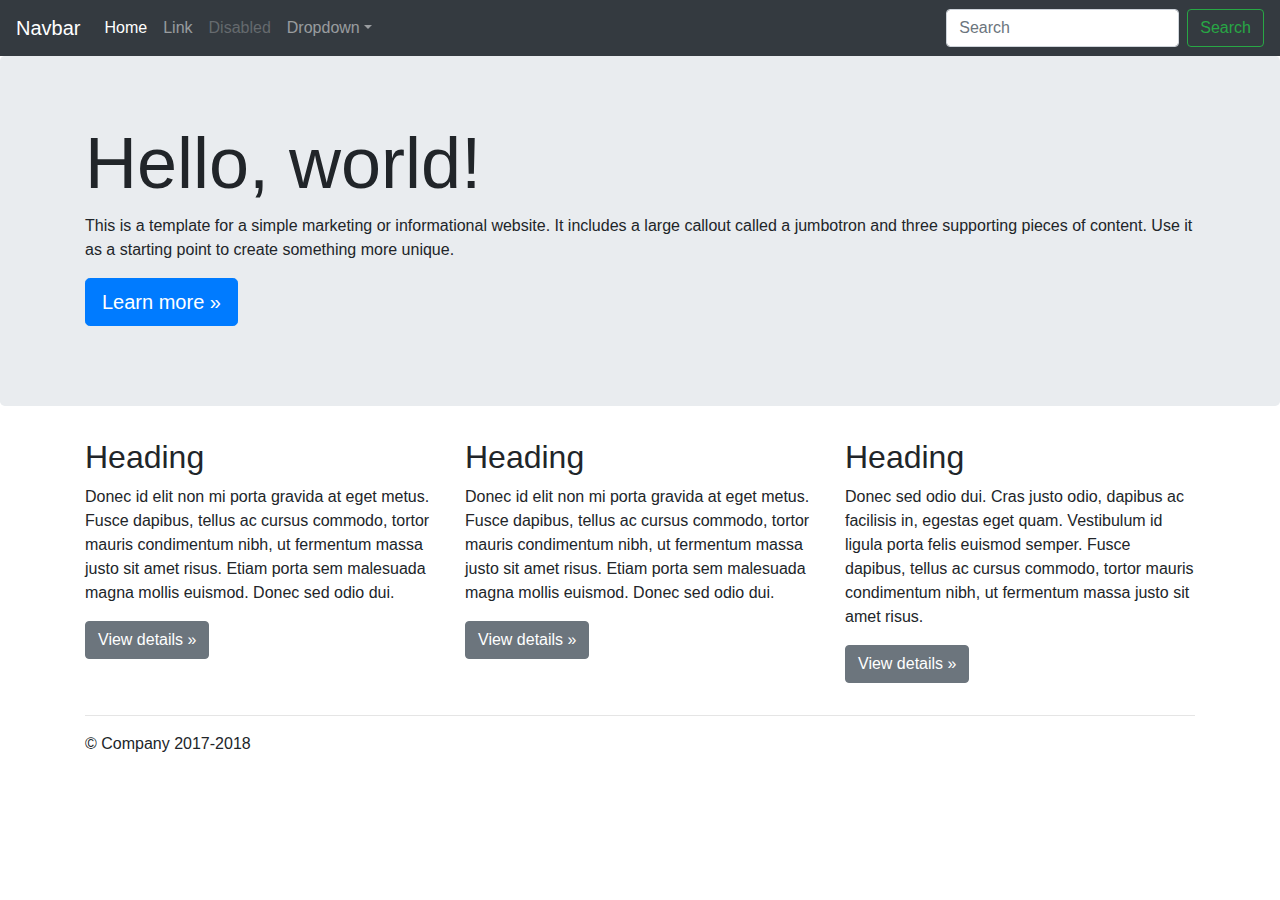
<file: bootstrap-4.0.0/docs/4.0/examples/jumbotron/index.html>
<!doctype html>
<html lang="en">
  <head>
    <meta charset="utf-8">
    <meta name="viewport" content="width=device-width, initial-scale=1, shrink-to-fit=no">
    <meta name="description" content="">
    <meta name="author" content="">
    <link rel="icon" href="../../../../favicon.ico">

    <title>Jumbotron Template for Bootstrap</title>

    <!-- Bootstrap core CSS -->
    <link href="../../../../dist/css/bootstrap.min.css" rel="stylesheet">

    <!-- Custom styles for this template -->
    <link href="jumbotron.css" rel="stylesheet">
  </head>

  <body>

    <nav class="navbar navbar-expand-md navbar-dark fixed-top bg-dark">
      <a class="navbar-brand" href="#">Navbar</a>
      <button class="navbar-toggler" type="button" data-toggle="collapse" data-target="#navbarsExampleDefault" aria-controls="navbarsExampleDefault" aria-expanded="false" aria-label="Toggle navigation">
        <span class="navbar-toggler-icon"></span>
      </button>

      <div class="collapse navbar-collapse" id="navbarsExampleDefault">
        <ul class="navbar-nav mr-auto">
          <li class="nav-item active">
            <a class="nav-link" href="#">Home <span class="sr-only">(current)</span></a>
          </li>
          <li class="nav-item">
            <a class="nav-link" href="#">Link</a>
          </li>
          <li class="nav-item">
            <a class="nav-link disabled" href="#">Disabled</a>
          </li>
          <li class="nav-item dropdown">
            <a class="nav-link dropdown-toggle" href="http://example.com" id="dropdown01" data-toggle="dropdown" aria-haspopup="true" aria-expanded="false">Dropdown</a>
            <div class="dropdown-menu" aria-labelledby="dropdown01">
              <a class="dropdown-item" href="#">Action</a>
              <a class="dropdown-item" href="#">Another action</a>
              <a class="dropdown-item" href="#">Something else here</a>
            </div>
          </li>
        </ul>
        <form class="form-inline my-2 my-lg-0">
          <input class="form-control mr-sm-2" type="text" placeholder="Search" aria-label="Search">
          <button class="btn btn-outline-success my-2 my-sm-0" type="submit">Search</button>
        </form>
      </div>
    </nav>

    <main role="main">

      <!-- Main jumbotron for a primary marketing message or call to action -->
      <div class="jumbotron">
        <div class="container">
          <h1 class="display-3">Hello, world!</h1>
          <p>This is a template for a simple marketing or informational website. It includes a large callout called a jumbotron and three supporting pieces of content. Use it as a starting point to create something more unique.</p>
          <p><a class="btn btn-primary btn-lg" href="#" role="button">Learn more &raquo;</a></p>
        </div>
      </div>

      <div class="container">
        <!-- Example row of columns -->
        <div class="row">
          <div class="col-md-4">
            <h2>Heading</h2>
            <p>Donec id elit non mi porta gravida at eget metus. Fusce dapibus, tellus ac cursus commodo, tortor mauris condimentum nibh, ut fermentum massa justo sit amet risus. Etiam porta sem malesuada magna mollis euismod. Donec sed odio dui. </p>
            <p><a class="btn btn-secondary" href="#" role="button">View details &raquo;</a></p>
          </div>
          <div class="col-md-4">
            <h2>Heading</h2>
            <p>Donec id elit non mi porta gravida at eget metus. Fusce dapibus, tellus ac cursus commodo, tortor mauris condimentum nibh, ut fermentum massa justo sit amet risus. Etiam porta sem malesuada magna mollis euismod. Donec sed odio dui. </p>
            <p><a class="btn btn-secondary" href="#" role="button">View details &raquo;</a></p>
          </div>
          <div class="col-md-4">
            <h2>Heading</h2>
            <p>Donec sed odio dui. Cras justo odio, dapibus ac facilisis in, egestas eget quam. Vestibulum id ligula porta felis euismod semper. Fusce dapibus, tellus ac cursus commodo, tortor mauris condimentum nibh, ut fermentum massa justo sit amet risus.</p>
            <p><a class="btn btn-secondary" href="#" role="button">View details &raquo;</a></p>
          </div>
        </div>

        <hr>

      </div> <!-- /container -->

    </main>

    <footer class="container">
      <p>&copy; Company 2017-2018</p>
    </footer>

    <!-- Bootstrap core JavaScript
    ================================================== -->
    <!-- Placed at the end of the document so the pages load faster -->
    <script src="https://code.jquery.com/jquery-3.2.1.slim.min.js" integrity="sha384-KJ3o2DKtIkvYIK3UENzmM7KCkRr/rE9/Qpg6aAZGJwFDMVNA/GpGFF93hXpG5KkN" crossorigin="anonymous"></script>
    <script>window.jQuery || document.write('<script src="../../../../assets/js/vendor/jquery-slim.min.js"><\/script>')</script>
    <script src="../../../../assets/js/vendor/popper.min.js"></script>
    <script src="../../../../dist/js/bootstrap.min.js"></script>
  </body>
</html>
</file>
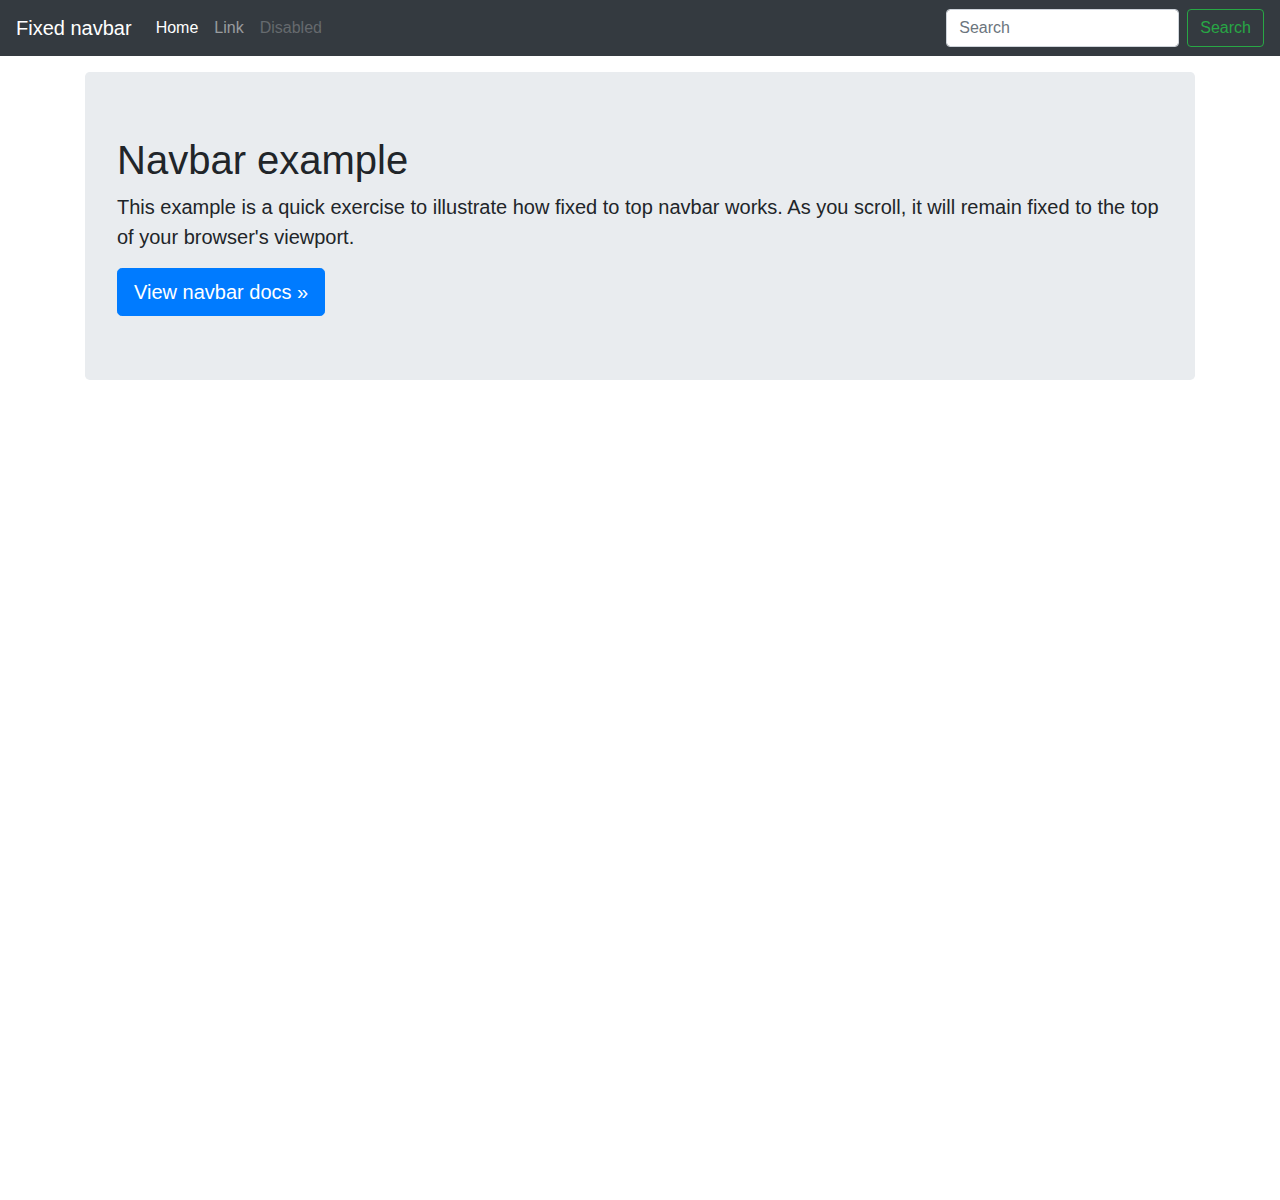
<file: bootstrap-4.0.0/docs/4.0/examples/navbar-fixed/index.html>
<!doctype html>
<html lang="en">
  <head>
    <meta charset="utf-8">
    <meta name="viewport" content="width=device-width, initial-scale=1, shrink-to-fit=no">
    <meta name="description" content="">
    <meta name="author" content="">
    <link rel="icon" href="../../../../favicon.ico">

    <title>Fixed top navbar example for Bootstrap</title>

    <!-- Bootstrap core CSS -->
    <link href="../../../../dist/css/bootstrap.min.css" rel="stylesheet">

    <!-- Custom styles for this template -->
    <link href="navbar-top-fixed.css" rel="stylesheet">
  </head>

  <body>

    <nav class="navbar navbar-expand-md navbar-dark fixed-top bg-dark">
      <a class="navbar-brand" href="#">Fixed navbar</a>
      <button class="navbar-toggler" type="button" data-toggle="collapse" data-target="#navbarCollapse" aria-controls="navbarCollapse" aria-expanded="false" aria-label="Toggle navigation">
        <span class="navbar-toggler-icon"></span>
      </button>
      <div class="collapse navbar-collapse" id="navbarCollapse">
        <ul class="navbar-nav mr-auto">
          <li class="nav-item active">
            <a class="nav-link" href="#">Home <span class="sr-only">(current)</span></a>
          </li>
          <li class="nav-item">
            <a class="nav-link" href="#">Link</a>
          </li>
          <li class="nav-item">
            <a class="nav-link disabled" href="#">Disabled</a>
          </li>
        </ul>
        <form class="form-inline mt-2 mt-md-0">
          <input class="form-control mr-sm-2" type="text" placeholder="Search" aria-label="Search">
          <button class="btn btn-outline-success my-2 my-sm-0" type="submit">Search</button>
        </form>
      </div>
    </nav>

    <main role="main" class="container">
      <div class="jumbotron">
        <h1>Navbar example</h1>
        <p class="lead">This example is a quick exercise to illustrate how fixed to top navbar works. As you scroll, it will remain fixed to the top of your browser's viewport.</p>
        <a class="btn btn-lg btn-primary" href="../../components/navbar/" role="button">View navbar docs &raquo;</a>
      </div>
    </main>

    <!-- Bootstrap core JavaScript
    ================================================== -->
    <!-- Placed at the end of the document so the pages load faster -->
    <script src="https://code.jquery.com/jquery-3.2.1.slim.min.js" integrity="sha384-KJ3o2DKtIkvYIK3UENzmM7KCkRr/rE9/Qpg6aAZGJwFDMVNA/GpGFF93hXpG5KkN" crossorigin="anonymous"></script>
    <script>window.jQuery || document.write('<script src="../../../../assets/js/vendor/jquery-slim.min.js"><\/script>')</script>
    <script src="../../../../assets/js/vendor/popper.min.js"></script>
    <script src="../../../../dist/js/bootstrap.min.js"></script>
  </body>
</html>
</file>
<file: bootstrap-4.0.0/docs/4.0/examples/album/album.css>
:root {
  --jumbotron-padding-y: 3rem;
}

.jumbotron {
  padding-top: var(--jumbotron-padding-y);
  padding-bottom: var(--jumbotron-padding-y);
  margin-bottom: 0;
  background-color: #fff;
}
@media (min-width: 768px) {
  .jumbotron {
    padding-top: calc(var(--jumbotron-padding-y) * 2);
    padding-bottom: calc(var(--jumbotron-padding-y) * 2);
  }
}

.jumbotron p:last-child {
  margin-bottom: 0;
}

.jumbotron-heading {
  font-weight: 300;
}

.jumbotron .container {
  max-width: 40rem;
}

footer {
  padding-top: 3rem;
  padding-bottom: 3rem;
}

footer p {
  margin-bottom: .25rem;
}

.box-shadow { box-shadow: 0 .25rem .75rem rgba(0, 0, 0, .05); }
</file>
<file: bootstrap-4.0.0/docs/4.0/examples/blog/blog.css>
/* stylelint-disable selector-list-comma-newline-after */

.blog-header {
  line-height: 1;
  border-bottom: 1px solid #e5e5e5;
}

.blog-header-logo {
  font-family: "Playfair Display", Georgia, "Times New Roman", serif;
  font-size: 2.25rem;
}

.blog-header-logo:hover {
  text-decoration: none;
}

h1, h2, h3, h4, h5, h6 {
  font-family: "Playfair Display", Georgia, "Times New Roman", serif;
}

.display-4 {
  font-size: 2.5rem;
}
@media (min-width: 768px) {
  .display-4 {
    font-size: 3rem;
  }
}

.nav-scroller {
  position: relative;
  z-index: 2;
  height: 2.75rem;
  overflow-y: hidden;
}

.nav-scroller .nav {
  display: -webkit-box;
  display: -ms-flexbox;
  display: flex;
  -ms-flex-wrap: nowrap;
  flex-wrap: nowrap;
  padding-bottom: 1rem;
  margin-top: -1px;
  overflow-x: auto;
  text-align: center;
  white-space: nowrap;
  -webkit-overflow-scrolling: touch;
}

.nav-scroller .nav-link {
  padding-top: .75rem;
  padding-bottom: .75rem;
  font-size: .875rem;
}

.card-img-right {
  height: 100%;
  border-radius: 0 3px 3px 0;
}

.flex-auto {
  -ms-flex: 0 0 auto;
  -webkit-box-flex: 0;
  flex: 0 0 auto;
}

.h-250 { height: 250px; }
@media (min-width: 768px) {
  .h-md-250 { height: 250px; }
}

.border-top { border-top: 1px solid #e5e5e5; }
.border-bottom { border-bottom: 1px solid #e5e5e5; }

.box-shadow { box-shadow: 0 .25rem .75rem rgba(0, 0, 0, .05); }

/*
 * Blog name and description
 */
.blog-title {
  margin-bottom: 0;
  font-size: 2rem;
  font-weight: 400;
}
.blog-description {
  font-size: 1.1rem;
  color: #999;
}

@media (min-width: 40em) {
  .blog-title {
    font-size: 3.5rem;
  }
}

/* Pagination */
.blog-pagination {
  margin-bottom: 4rem;
}
.blog-pagination > .btn {
  border-radius: 2rem;
}

/*
 * Blog posts
 */
.blog-post {
  margin-bottom: 4rem;
}
.blog-post-title {
  margin-bottom: .25rem;
  font-size: 2.5rem;
}
.blog-post-meta {
  margin-bottom: 1.25rem;
  color: #999;
}

/*
 * Footer
 */
.blog-footer {
  padding: 2.5rem 0;
  color: #999;
  text-align: center;
  background-color: #f9f9f9;
  border-top: .05rem solid #e5e5e5;
}
.blog-footer p:last-child {
  margin-bottom: 0;
}
</file>
<file: bootstrap-4.0.0/docs/4.0/examples/carousel/carousel.css>
/* GLOBAL STYLES
-------------------------------------------------- */
/* Padding below the footer and lighter body text */

body {
  padding-top: 3rem;
  padding-bottom: 3rem;
  color: #5a5a5a;
}


/* CUSTOMIZE THE CAROUSEL
-------------------------------------------------- */

/* Carousel base class */
.carousel {
  margin-bottom: 4rem;
}
/* Since positioning the image, we need to help out the caption */
.carousel-caption {
  bottom: 3rem;
  z-index: 10;
}

/* Declare heights because of positioning of img element */
.carousel-item {
  height: 32rem;
  background-color: #777;
}
.carousel-item > img {
  position: absolute;
  top: 0;
  left: 0;
  min-width: 100%;
  height: 32rem;
}


/* MARKETING CONTENT
-------------------------------------------------- */

/* Center align the text within the three columns below the carousel */
.marketing .col-lg-4 {
  margin-bottom: 1.5rem;
  text-align: center;
}
.marketing h2 {
  font-weight: 400;
}
.marketing .col-lg-4 p {
  margin-right: .75rem;
  margin-left: .75rem;
}


/* Featurettes
------------------------- */

.featurette-divider {
  margin: 5rem 0; /* Space out the Bootstrap <hr> more */
}

/* Thin out the marketing headings */
.featurette-heading {
  font-weight: 300;
  line-height: 1;
  letter-spacing: -.05rem;
}


/* RESPONSIVE CSS
-------------------------------------------------- */

@media (min-width: 40em) {
  /* Bump up size of carousel content */
  .carousel-caption p {
    margin-bottom: 1.25rem;
    font-size: 1.25rem;
    line-height: 1.4;
  }

  .featurette-heading {
    font-size: 50px;
  }
}

@media (min-width: 62em) {
  .featurette-heading {
    margin-top: 7rem;
  }
}
</file>
<file: bootstrap-4.0.0/docs/4.0/examples/cover/cover.css>
/*
 * Globals
 */

/* Links */
a,
a:focus,
a:hover {
  color: #fff;
}

/* Custom default button */
.btn-secondary,
.btn-secondary:hover,
.btn-secondary:focus {
  color: #333;
  text-shadow: none; /* Prevent inheritance from `body` */
  background-color: #fff;
  border: .05rem solid #fff;
}


/*
 * Base structure
 */

html,
body {
  height: 100%;
  background-color: #333;
}

body {
  display: -ms-flexbox;
  display: -webkit-box;
  display: flex;
  -ms-flex-pack: center;
  -webkit-box-pack: center;
  justify-content: center;
  color: #fff;
  text-shadow: 0 .05rem .1rem rgba(0, 0, 0, .5);
  box-shadow: inset 0 0 5rem rgba(0, 0, 0, .5);
}

.cover-container {
  max-width: 42em;
}


/*
 * Header
 */
.masthead {
  margin-bottom: 2rem;
}

.masthead-brand {
  margin-bottom: 0;
}

.nav-masthead .nav-link {
  padding: .25rem 0;
  font-weight: 700;
  color: rgba(255, 255, 255, .5);
  background-color: transparent;
  border-bottom: .25rem solid transparent;
}

.nav-masthead .nav-link:hover,
.nav-masthead .nav-link:focus {
  border-bottom-color: rgba(255, 255, 255, .25);
}

.nav-masthead .nav-link + .nav-link {
  margin-left: 1rem;
}

.nav-masthead .active {
  color: #fff;
  border-bottom-color: #fff;
}

@media (min-width: 48em) {
  .masthead-brand {
    float: left;
  }
  .nav-masthead {
    float: right;
  }
}


/*
 * Cover
 */
.cover {
  padding: 0 1.5rem;
}
.cover .btn-lg {
  padding: .75rem 1.25rem;
  font-weight: 700;
}


/*
 * Footer
 */
.mastfoot {
  color: rgba(255, 255, 255, .5);
}
</file>
<file: bootstrap-4.0.0/docs/4.0/examples/grid/grid.css>
body {
  padding-top: 2rem;
  padding-bottom: 2rem;
}

h3 {
  margin-top: 2rem;
}

.row {
  margin-bottom: 1rem;
}
.row .row {
  margin-top: 1rem;
  margin-bottom: 0;
}
[class*="col-"] {
  padding-top: 1rem;
  padding-bottom: 1rem;
  background-color: rgba(86, 61, 124, .15);
  border: 1px solid rgba(86, 61, 124, .2);
}

hr {
  margin-top: 2rem;
  margin-bottom: 2rem;
}
</file>
<file: bootstrap-4.0.0/docs/4.0/examples/jumbotron/jumbotron.css>
/* Move down content because we have a fixed navbar that is 3.5rem tall */
body {
  padding-top: 3.5rem;
}
</file>
<file: bootstrap-4.0.0/docs/4.0/examples/navbar-fixed/navbar-top-fixed.css>
/* Show it is fixed to the top */
body {
  min-height: 75rem;
  padding-top: 4.5rem;
}
</file>
<file: bootstrap-4.0.0/js/tests/vendor/qunit.css>
/*!
 * QUnit 2.4.1
 * https://qunitjs.com/
 *
 * Copyright jQuery Foundation and other contributors
 * Released under the MIT license
 * https://jquery.org/license
 *
 * Date: 2017-10-22T05:12Z
 */

/** Font Family and Sizes */

#qunit-tests, #qunit-header, #qunit-banner, #qunit-testrunner-toolbar, #qunit-filteredTest, #qunit-userAgent, #qunit-testresult {
	font-family: "Helvetica Neue Light", "HelveticaNeue-Light", "Helvetica Neue", Calibri, Helvetica, Arial, sans-serif;
}

#qunit-testrunner-toolbar, #qunit-filteredTest, #qunit-userAgent, #qunit-testresult, #qunit-tests li { font-size: small; }
#qunit-tests { font-size: smaller; }


/** Resets */

#qunit-tests, #qunit-header, #qunit-banner, #qunit-filteredTest, #qunit-userAgent, #qunit-testresult, #qunit-modulefilter {
	margin: 0;
	padding: 0;
}


/** Header (excluding toolbar) */

#qunit-header {
	padding: 0.5em 0 0.5em 1em;

	color: #8699A4;
	background-color: #0D3349;

	font-size: 1.5em;
	line-height: 1em;
	font-weight: 400;

	border-radius: 5px 5px 0 0;
}

#qunit-header a {
	text-decoration: none;
	color: #C2CCD1;
}

#qunit-header a:hover,
#qunit-header a:focus {
	color: #FFF;
}

#qunit-banner {
	height: 5px;
}

#qunit-filteredTest {
	padding: 0.5em 1em 0.5em 1em;
	color: #366097;
	background-color: #F4FF77;
}

#qunit-userAgent {
	padding: 0.5em 1em 0.5em 1em;
	color: #FFF;
	background-color: #2B81AF;
	text-shadow: rgba(0, 0, 0, 0.5) 2px 2px 1px;
}


/** Toolbar */

#qunit-testrunner-toolbar {
	padding: 0.5em 1em 0.5em 1em;
	color: #5E740B;
	background-color: #EEE;
}

#qunit-testrunner-toolbar .clearfix {
	height: 0;
	clear: both;
}

#qunit-testrunner-toolbar label {
	display: inline-block;
}

#qunit-testrunner-toolbar input[type=checkbox],
#qunit-testrunner-toolbar input[type=radio] {
	margin: 3px;
	vertical-align: -2px;
}

#qunit-testrunner-toolbar input[type=text] {
	box-sizing: border-box;
	height: 1.6em;
}

.qunit-url-config,
.qunit-filter,
#qunit-modulefilter {
	display: inline-block;
	line-height: 2.1em;
}

.qunit-filter,
#qunit-modulefilter {
	float: right;
	position: relative;
	margin-left: 1em;
}

.qunit-url-config label {
	margin-right: 0.5em;
}

#qunit-modulefilter-search {
	box-sizing: border-box;
	width: 400px;
}

#qunit-modulefilter-search-container:after {
	position: absolute;
	right: 0.3em;
	content: "\25bc";
	color: black;
}

#qunit-modulefilter-dropdown {
	/* align with #qunit-modulefilter-search */
	box-sizing: border-box;
	width: 400px;
	position: absolute;
	right: 0;
	top: 50%;
	margin-top: 0.8em;

	border: 1px solid #D3D3D3;
	border-top: none;
	border-radius: 0 0 .25em .25em;
	color: #000;
	background-color: #F5F5F5;
	z-index: 99;
}

#qunit-modulefilter-dropdown a {
	color: inherit;
	text-decoration: none;
}

#qunit-modulefilter-dropdown .clickable.checked {
	font-weight: bold;
	color: #000;
	background-color: #D2E0E6;
}

#qunit-modulefilter-dropdown .clickable:hover {
	color: #FFF;
	background-color: #0D3349;
}

#qunit-modulefilter-actions {
	display: block;
	overflow: auto;

	/* align with #qunit-modulefilter-dropdown-list */
	font: smaller/1.5em sans-serif;
}

#qunit-modulefilter-dropdown #qunit-modulefilter-actions > * {
	box-sizing: border-box;
	max-height: 2.8em;
	display: block;
	padding: 0.4em;
}

#qunit-modulefilter-dropdown #qunit-modulefilter-actions > button {
	float: right;
	font: inherit;
}

#qunit-modulefilter-dropdown #qunit-modulefilter-actions > :last-child {
	/* insert padding to align with checkbox margins */
	padding-left: 3px;
}

#qunit-modulefilter-dropdown-list {
	max-height: 200px;
	overflow-y: auto;
	margin: 0;
	border-top: 2px groove threedhighlight;
	padding: 0.4em 0 0;
	font: smaller/1.5em sans-serif;
}

#qunit-modulefilter-dropdown-list li {
	white-space: nowrap;
	overflow: hidden;
	text-overflow: ellipsis;
}

#qunit-modulefilter-dropdown-list .clickable {
	display: block;
	padding-left: 0.15em;
}


/** Tests: Pass/Fail */

#qunit-tests {
	list-style-position: inside;
}

#qunit-tests li {
	padding: 0.4em 1em 0.4em 1em;
	border-bottom: 1px solid #FFF;
	list-style-position: inside;
}

#qunit-tests > li {
	display: none;
}

#qunit-tests li.running,
#qunit-tests li.pass,
#qunit-tests li.fail,
#qunit-tests li.skipped,
#qunit-tests li.aborted {
	display: list-item;
}

#qunit-tests.hidepass {
	position: relative;
}

#qunit-tests.hidepass li.running,
#qunit-tests.hidepass li.pass:not(.todo) {
	visibility: hidden;
	position: absolute;
	width:   0;
	height:  0;
	padding: 0;
	border:  0;
	margin:  0;
}

#qunit-tests li strong {
	cursor: pointer;
}

#qunit-tests li.skipped strong {
	cursor: default;
}

#qunit-tests li a {
	padding: 0.5em;
	color: #C2CCD1;
	text-decoration: none;
}

#qunit-tests li p a {
	padding: 0.25em;
	color: #6B6464;
}
#qunit-tests li a:hover,
#qunit-tests li a:focus {
	color: #000;
}

#qunit-tests li .runtime {
	float: right;
	font-size: smaller;
}

.qunit-assert-list {
	margin-top: 0.5em;
	padding: 0.5em;

	background-color: #FFF;

	border-radius: 5px;
}

.qunit-source {
	margin: 0.6em 0 0.3em;
}

.qunit-collapsed {
	display: none;
}

#qunit-tests table {
	border-collapse: collapse;
	margin-top: 0.2em;
}

#qunit-tests th {
	text-align: right;
	vertical-align: top;
	padding: 0 0.5em 0 0;
}

#qunit-tests td {
	vertical-align: top;
}

#qunit-tests pre {
	margin: 0;
	white-space: pre-wrap;
	word-wrap: break-word;
}

#qunit-tests del {
	color: #374E0C;
	background-color: #E0F2BE;
	text-decoration: none;
}

#qunit-tests ins {
	color: #500;
	background-color: #FFCACA;
	text-decoration: none;
}

/*** Test Counts */

#qunit-tests b.counts                       { color: #000; }
#qunit-tests b.passed                       { color: #5E740B; }
#qunit-tests b.failed                       { color: #710909; }

#qunit-tests li li {
	padding: 5px;
	background-color: #FFF;
	border-bottom: none;
	list-style-position: inside;
}

/*** Passing Styles */

#qunit-tests li li.pass {
	color: #3C510C;
	background-color: #FFF;
	border-left: 10px solid #C6E746;
}

#qunit-tests .pass                          { color: #528CE0; background-color: #D2E0E6; }
#qunit-tests .pass .test-name               { color: #366097; }

#qunit-tests .pass .test-actual,
#qunit-tests .pass .test-expected           { color: #999; }

#qunit-banner.qunit-pass                    { background-color: #C6E746; }

/*** Failing Styles */

#qunit-tests li li.fail {
	color: #710909;
	background-color: #FFF;
	border-left: 10px solid #EE5757;
	white-space: pre;
}

#qunit-tests > li:last-child {
	border-radius: 0 0 5px 5px;
}

#qunit-tests .fail                          { color: #000; background-color: #EE5757; }
#qunit-tests .fail .test-name,
#qunit-tests .fail .module-name             { color: #000; }

#qunit-tests .fail .test-actual             { color: #EE5757; }
#qunit-tests .fail .test-expected           { color: #008000; }

#qunit-banner.qunit-fail                    { background-color: #EE5757; }


/*** Aborted tests */
#qunit-tests .aborted { color: #000; background-color: orange; }
/*** Skipped tests */

#qunit-tests .skipped {
	background-color: #EBECE9;
}

#qunit-tests .qunit-todo-label,
#qunit-tests .qunit-skipped-label {
	background-color: #F4FF77;
	display: inline-block;
	font-style: normal;
	color: #366097;
	line-height: 1.8em;
	padding: 0 0.5em;
	margin: -0.4em 0.4em -0.4em 0;
}

#qunit-tests .qunit-todo-label {
	background-color: #EEE;
}

/** Result */

#qunit-testresult {
	color: #2B81AF;
	background-color: #D2E0E6;

	border-bottom: 1px solid #FFF;
}
#qunit-testresult .clearfix {
	height: 0;
	clear: both;
}
#qunit-testresult .module-name {
	font-weight: 700;
}
#qunit-testresult-display {
	padding: 0.5em 1em 0.5em 1em;
	width: 85%;
	float:left;
}
#qunit-testresult-controls {
	padding: 0.5em 1em 0.5em 1em;
  width: 10%;
	float:left;
}

/** Fixture */

#qunit-fixture {
	position: absolute;
	top: -10000px;
	left: -10000px;
	width: 1000px;
	height: 1000px;
}
</file>
